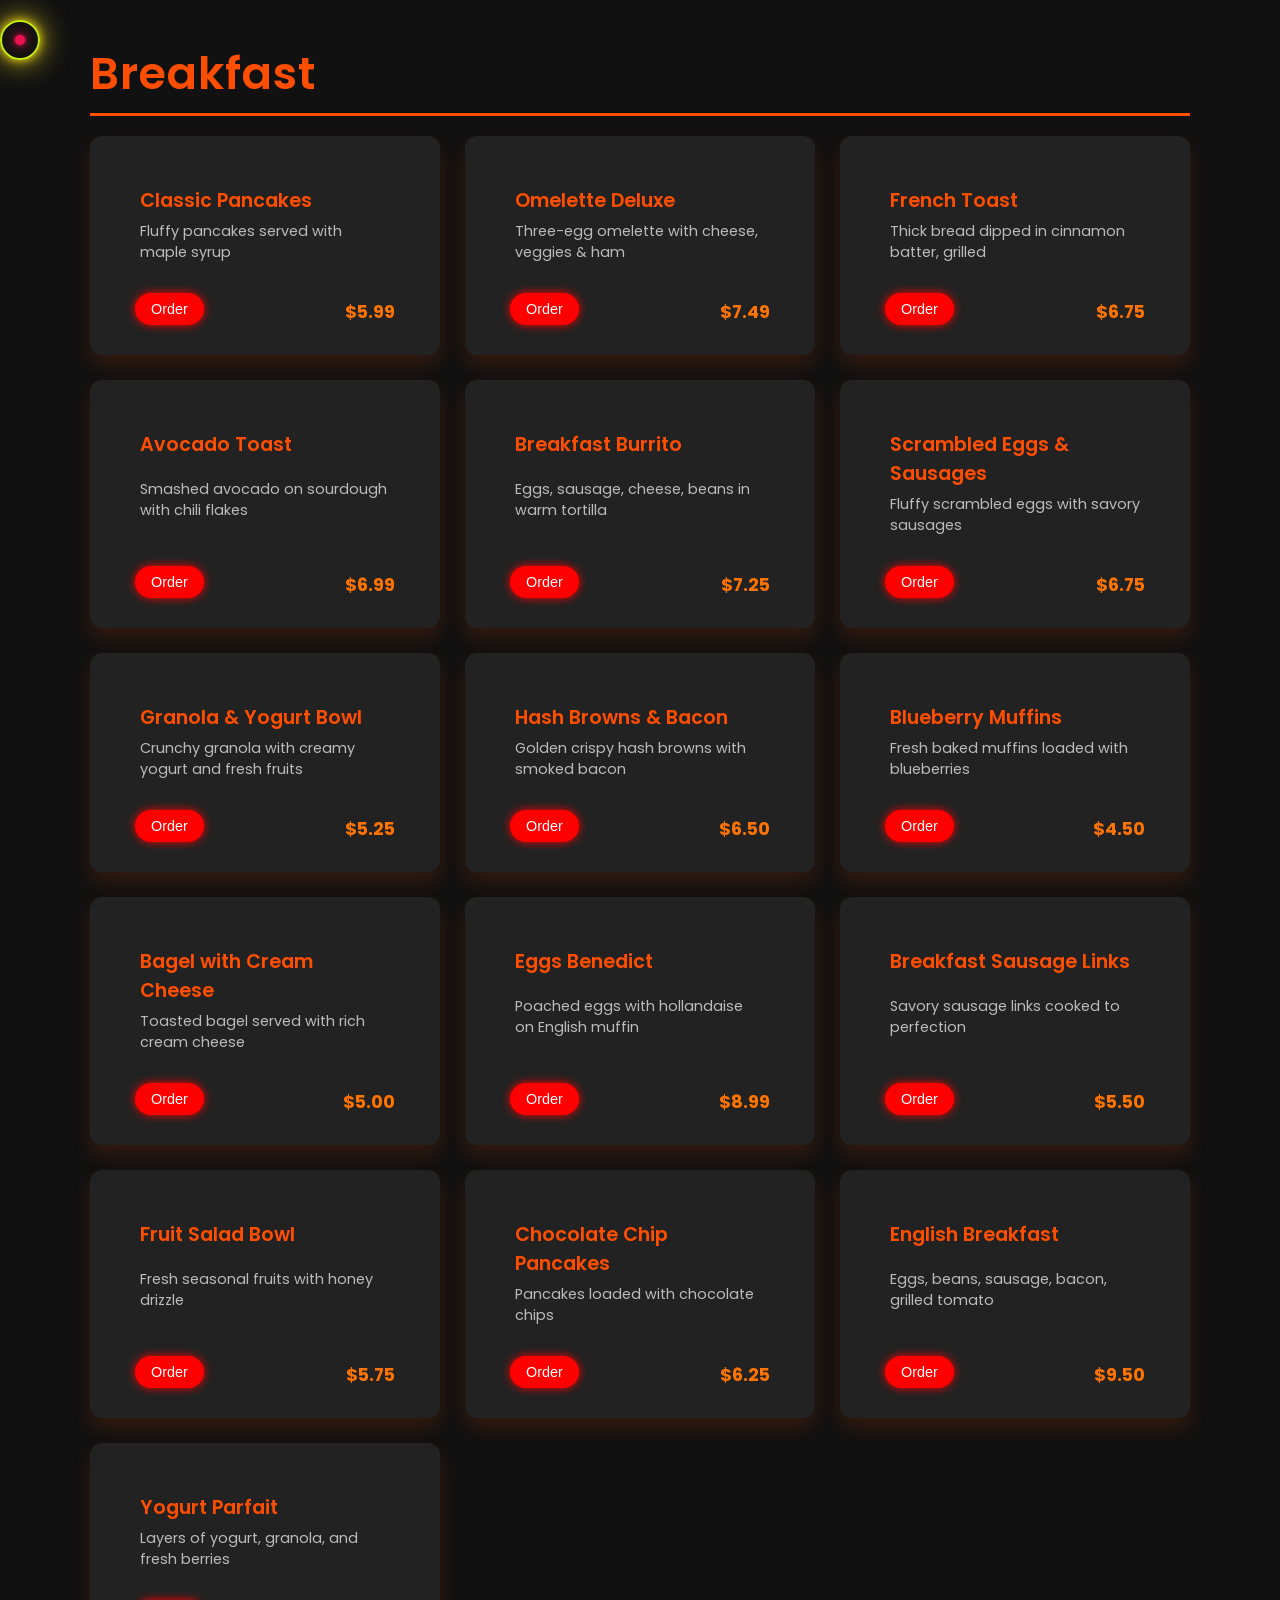
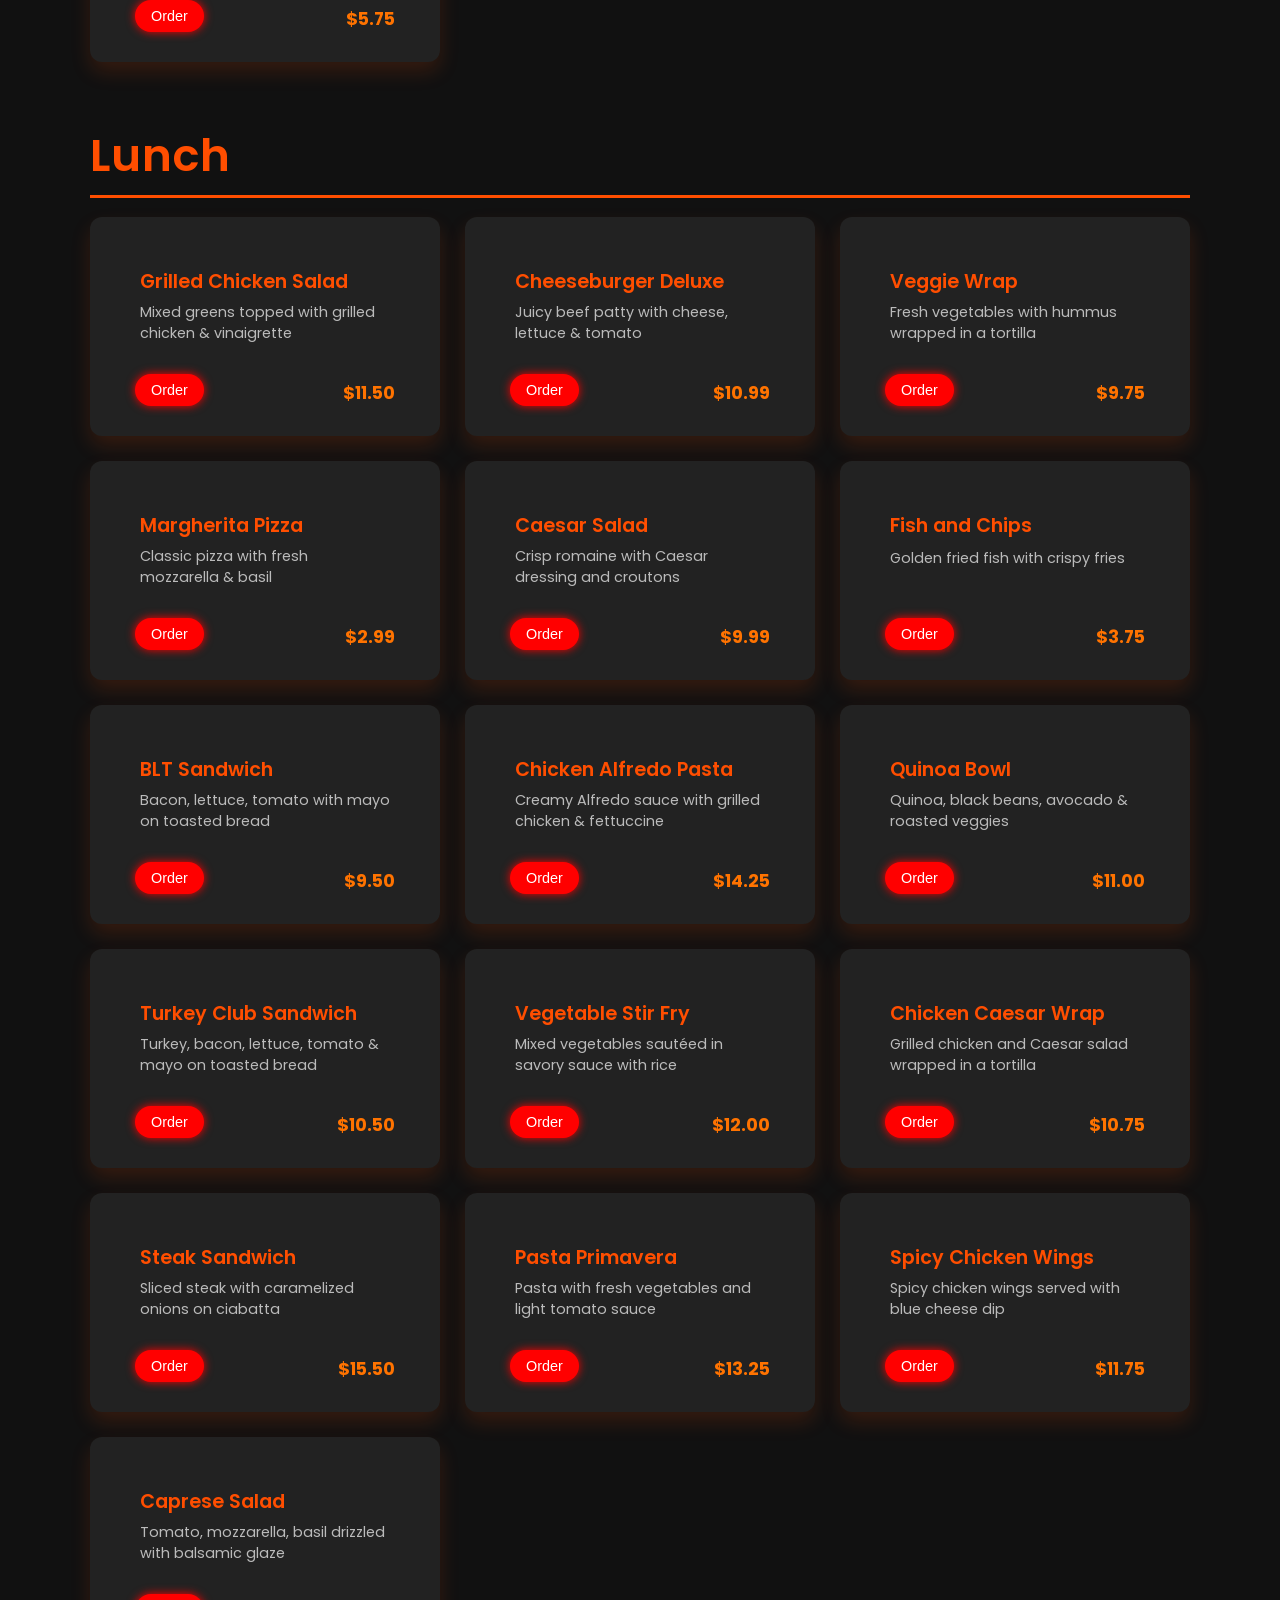
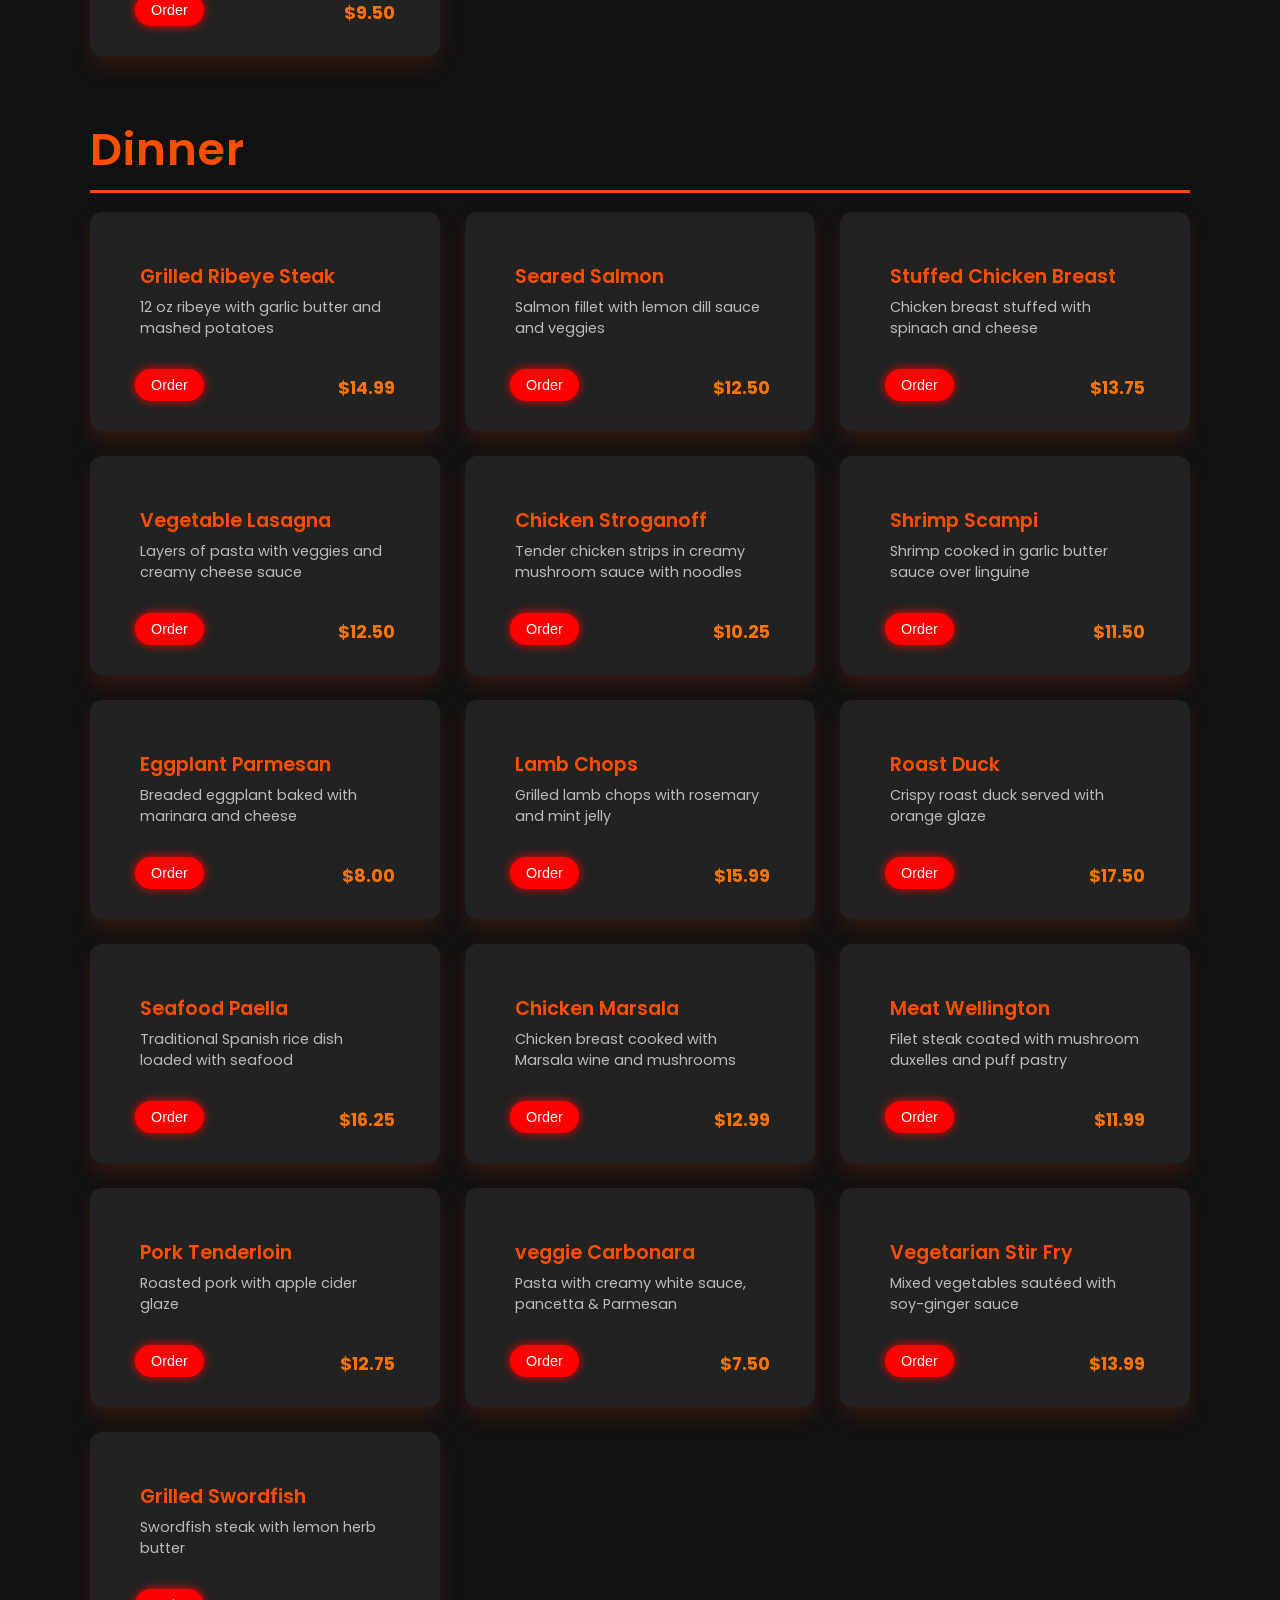
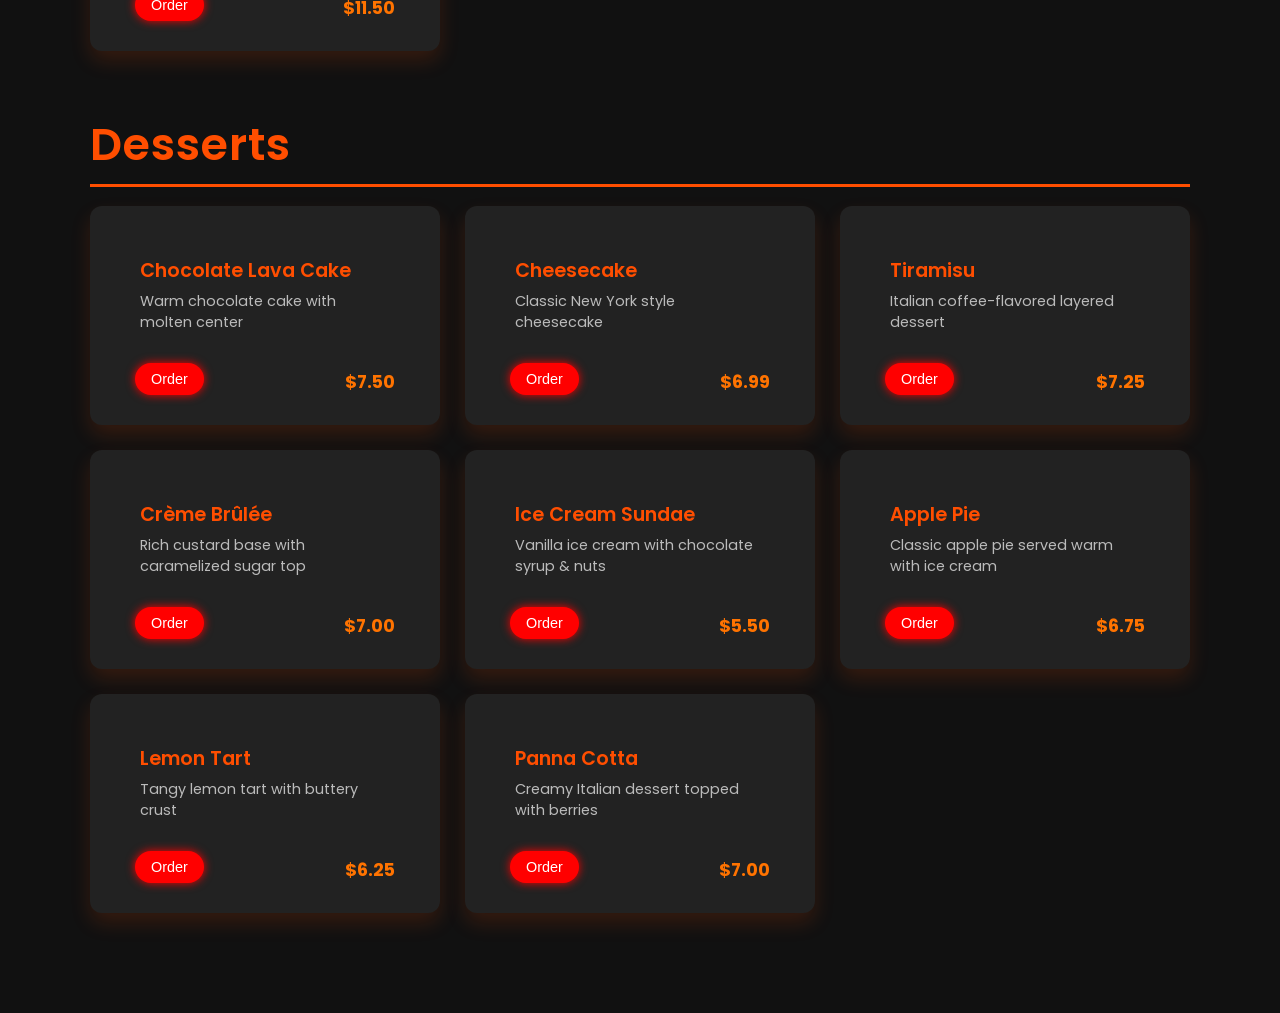
<file: fullmenu.html>
<!DOCTYPE html>
<html lang="en">
<head>
  <meta charset="UTF-8" />
  <meta name="viewport" content="width=device-width, initial-scale=1" />
  <title>Full Menu - Stylish Design</title>
  <link href="https://fonts.googleapis.com/css2?family=Poppins:wght@300;600&display=swap" rel="stylesheet" />
  <style>
/* General reset and font */
* {
  box-sizing: border-box;
  margin: 0; padding: 0;
}
body {
  background-color: #111;
  font-family: 'Poppins', sans-serif;
  color: #eee;
  min-height: 100vh;
  padding: 40px 20px;
  user-select: none;
  overflow-x: hidden;
}

/* Cursor Styles */
.cursor-outer,
.cursor-inner {
  position: fixed;
  pointer-events: none;
  border-radius: 50%;
  transform: translate(-50%, -50%);
  transition: all 0.08s ease-out;
  z-index: 9999;
  mix-blend-mode: difference;
}

.cursor-outer {
  width: 40px;
  height: 40px;
  border: 2px solid #ddff00;
  box-shadow: 0 0 10px #ffe600, 0 0 30px #ffe600;
}

.cursor-inner {
  width: 10px;
  height: 10px;
  background-color: #ff0062;
  box-shadow: 0 0 5px #ff0062, 0 0 15px #ff0062;
}

a:hover ~ .cursor-inner,
a:hover ~ .cursor-outer,
button:hover ~ .cursor-inner,
button:hover ~ .cursor-outer {
  background-color: #ff4e00;
  border-color: #ff4e00;
  transform: scale(1.5);
}

/* Container */
.container {
  max-width: 1100px;
  margin: auto;
}

/* Section Titles */
h2.section-title {
  font-weight: 600;
  font-size: 2.8rem;
  margin-bottom: 1.2rem;
  border-bottom: 3px solid #ff4e00;
  padding-bottom: 0.4rem;
  letter-spacing: 1px;
  color: #ff4e00;
  user-select: none;
}

/* Menu grid */
.menu-grid {
  display: grid;
  grid-template-columns: repeat(auto-fit, minmax(280px, 1fr));
  gap: 25px;
  margin-bottom: 60px;
}

/* Single menu card */
.menu-card {
  background: #222;
  border-radius: 12px;
  padding: 50px;
  box-shadow: 0 10px 20px rgba(255,78,0,0.15);
  transition: transform 0.3s ease, box-shadow 0.3s ease;
  cursor: default;
  user-select: none;

  /* Flex and positioning for bottom row */
  display: flex;
  flex-direction: column;
  justify-content: space-between;
  height: 100%;
  position: relative;
  padding-bottom: 60px;
}
.menu-card:hover {
  transform: translateY(-10px);
  box-shadow: 0 20px 40px rgba(255,78,0,0.3);
}

/* Menu item name */
.menu-name {
  font-size: 1.2rem;
  font-weight: 600;
  color: #ff4e00;
  margin-bottom: 6px;
}

/* Description (optional) */
.menu-desc {
  font-size: 0.9rem;
  color: #bbb;
  margin-bottom: 12px;
  min-height: 38px; /* keep card height consistent */
}

/* Price style */
.menu-price {
  font-weight: 700;
  font-size: 1.1rem;
  color: #ff7300;
  text-align: right;
  user-select: text;

  /* Position price bottom right */
  position: absolute;
  bottom: 30px;
  right: 45px;
}

/* Order button */
.menu-card .order-btn {
  background: #ff0000;
  color: #ffffff;
  padding: 8px 16px;
  border: none;
  border-radius: 20px;
  font-size: 0.9rem;
  cursor: pointer;
  box-shadow: 0 0 10px #ff0000;
  transition: background 0.3s;

  /* Position order button bottom left */
  position: absolute;
  bottom: 30px;
  left: 45px;
}
.menu-card .order-btn:hover {
  background: #cc0000;
  box-shadow: 0 0 20px #ff00ff;
  transform: scale(1.1); 
}

/* Responsive tweaks */
@media (max-width: 600px) {
  h2.section-title {
    font-size: 2rem;
  }
  .menu-card {
    padding: 15px;
  }
  .menu-name {
    font-size: 1rem;
  }
  .menu-price {
    font-size: 1rem;
  }
  .btn-order {
    font-size: 1.2rem;
    padding: 14px 35px;
  }
  
}
.menu-card::after {
  content: '';
  display: block;
  height: 20px;
}

@media (max-width: 600px) {
  body {
    padding: 20px 10px;
  }

  h2.section-title {
    font-size: 1.8rem;
    margin-bottom: 1rem;
  }

  .menu-grid {
    gap: 15px;
  }

  .menu-card {
    padding: 20px;
    border-radius: 10px;
  }

  .menu-name {
    font-size: 1rem;
    margin-bottom: 4px;
  }

  .menu-desc {
    font-size: 0.85rem;
    margin-bottom: 10px;
    min-height: auto;
  }

  .menu-price {
    font-size: 0.9rem;
    bottom: 20px;
    right: 20px;
  }

  .menu-card .order-btn {
    font-size: 0.85rem;
    padding: 6px 12px;
    bottom: 20px;
    left: 20px;
    
  }
}
@media (max-width: 768px) {
  .cursor-outer,
  .cursor-inner {
    display: none !important;
  }
  .item-card img {
  width: 100%;
  height: 180px;
  object-fit: cover;
  border-radius: 10px;
}

}

</style>

</head>
<body>

  <!-- Cursor Elements -->
  <div class="cursor-outer"></div>
  <div class="cursor-inner"></div>

  <div class="container">

    <h2 class="section-title">Breakfast</h2>
    <div class="menu-grid">
      <div class="menu-card">
        <div class="menu-name">Classic Pancakes</div>
        <div class="menu-desc">Fluffy pancakes served with maple syrup</div>
        <div class="menu-price">$5.99</div>
        <button class="order-btn" onclick="window.location.href='order.html'">Order</button>
      </div>
      <div class="menu-card">
        <div class="menu-name">Omelette Deluxe</div>
        <div class="menu-desc">Three-egg omelette with cheese, veggies & ham</div>
        <div class="menu-price">$7.49</div>
        <button class="order-btn" onclick="window.location.href='order.html'">Order</button>
      </div>
      <div class="menu-card">
        <div class="menu-name">French Toast</div>
        <div class="menu-desc">Thick bread dipped in cinnamon batter, grilled</div>
        <div class="menu-price">$6.75</div>
        <button class="order-btn" onclick="window.location.href='order.html'">Order</button>
      </div>
      <div class="menu-card">
        <div class="menu-name">Avocado Toast</div>
        <div class="menu-desc">Smashed avocado on sourdough with chili flakes</div>
        <div class="menu-price">$6.99</div>
        <button class="order-btn" onclick="window.location.href='order.html'">Order</button>
      </div>
      <div class="menu-card">
        <div class="menu-name">Breakfast Burrito</div>
        <div class="menu-desc">Eggs, sausage, cheese, beans in warm tortilla</div>
        <div class="menu-price">$7.25</div>
        <button class="order-btn" onclick="window.location.href='order.html'">Order</button>
      </div>
      <div class="menu-card">
        <div class="menu-name">Scrambled Eggs & Sausages</div>
        <div class="menu-desc">Fluffy scrambled eggs with savory sausages</div>
        <div class="menu-price">$6.75</div>
        <button class="order-btn" onclick="window.location.href='order.html'">Order</button>
      </div>
      <div class="menu-card">
        <div class="menu-name">Granola & Yogurt Bowl</div>
        <div class="menu-desc">Crunchy granola with creamy yogurt and fresh fruits</div>
        <div class="menu-price">$5.25</div>
        <button class="order-btn" onclick="window.location.href='order.html'">Order</button>
      </div>
      <div class="menu-card">
        <div class="menu-name">Hash Browns & Bacon</div>
        <div class="menu-desc">Golden crispy hash browns with smoked bacon</div>
        <div class="menu-price">$6.50</div>
        <button class="order-btn" onclick="window.location.href='order.html'">Order</button>
      </div>
      <div class="menu-card">
        <div class="menu-name">Blueberry Muffins</div>
        <div class="menu-desc">Fresh baked muffins loaded with blueberries</div>
        <div class="menu-price">$4.50</div>
        <button class="order-btn" onclick="window.location.href='order.html'">Order</button>
      </div>
      <div class="menu-card">
        <div class="menu-name">Bagel with Cream Cheese</div>
        <div class="menu-desc">Toasted bagel served with rich cream cheese</div>
        <div class="menu-price">$5.00</div>
        <button class="order-btn" onclick="window.location.href='order.html'">Order</button>
      </div>
      <div class="menu-card">
        <div class="menu-name">Eggs Benedict</div>
        <div class="menu-desc">Poached eggs with hollandaise on English muffin</div>
        <div class="menu-price">$8.99</div>
        <button class="order-btn" onclick="window.location.href='order.html'">Order</button>
      </div>
      <div class="menu-card">
        <div class="menu-name">Breakfast Sausage Links</div>
        <div class="menu-desc">Savory sausage links cooked to perfection</div>
        <div class="menu-price">$5.50</div>
        <button class="order-btn" onclick="window.location.href='order.html'">Order</button>
      </div>
      <div class="menu-card">
        <div class="menu-name">Fruit Salad Bowl</div>
        <div class="menu-desc">Fresh seasonal fruits with honey drizzle</div>
        <div class="menu-price">$5.75</div>
        <button class="order-btn" onclick="window.location.href='order.html'">Order</button>
      </div>
      <div class="menu-card">
        <div class="menu-name">Chocolate Chip Pancakes</div>
        <div class="menu-desc">Pancakes loaded with chocolate chips</div>
        <div class="menu-price">$6.25</div>
        <button class="order-btn" onclick="window.location.href='order.html'">Order</button>
      </div>
      <div class="menu-card">
        <div class="menu-name">English Breakfast</div>
        <div class="menu-desc">Eggs, beans, sausage, bacon, grilled tomato</div>
        <div class="menu-price">$9.50</div>
        <button class="order-btn" onclick="window.location.href='order.html'">Order</button>
      </div>
      <div class="menu-card">
        <div class="menu-name">Yogurt Parfait</div>
        <div class="menu-desc">Layers of yogurt, granola, and fresh berries</div>
        <div class="menu-price">$5.75</div>
        <button class="order-btn" onclick="window.location.href='order.html'">Order</button>
      </div>
    </div>

    <h2 class="section-title">Lunch</h2>
    <div class="menu-grid">
      <div class="menu-card">
        <div class="menu-name">Grilled Chicken Salad</div>
        <div class="menu-desc">Mixed greens topped with grilled chicken & vinaigrette</div>
        <div class="menu-price">$11.50</div>
        <button class="order-btn" onclick="window.location.href='order.html'">Order</button>
      </div>
      <div class="menu-card">
        <div class="menu-name">Cheeseburger Deluxe</div>
        <div class="menu-desc">Juicy beef patty with cheese, lettuce & tomato</div>
        <div class="menu-price">$10.99</div>
        <button class="order-btn" onclick="window.location.href='order.html'">Order</button>
      </div>
      <div class="menu-card">
        <div class="menu-name">Veggie Wrap</div>
        <div class="menu-desc">Fresh vegetables with hummus wrapped in a tortilla</div>
        <div class="menu-price">$9.75</div>
        <button class="order-btn" onclick="window.location.href='order.html'">Order</button>
      </div>
      <div class="menu-card">
        <div class="menu-name">Margherita Pizza</div>
        <div class="menu-desc">Classic pizza with fresh mozzarella & basil</div>
        <div class="menu-price">$2.99</div>
        <button class="order-btn" onclick="window.location.href='order.html'">Order</button>
      </div>
      <div class="menu-card">
        <div class="menu-name">Caesar Salad</div>
        <div class="menu-desc">Crisp romaine with Caesar dressing and croutons</div>
        <div class="menu-price">$9.99</div>
        <button class="order-btn" onclick="window.location.href='order.html'">Order</button>
      </div>
      <div class="menu-card">
        <div class="menu-name">Fish and Chips</div>
        <div class="menu-desc">Golden fried fish with crispy fries</div>
        <div class="menu-price">$3.75</div>
        <button class="order-btn" onclick="window.location.href='order.html'">Order</button>
      </div>
      <div class="menu-card">
        <div class="menu-name">BLT Sandwich</div>
        <div class="menu-desc">Bacon, lettuce, tomato with mayo on toasted bread</div>
        <div class="menu-price">$9.50</div>
        <button class="order-btn" onclick="window.location.href='order.html'">Order</button>
      </div>
      <div class="menu-card">
        <div class="menu-name">Chicken Alfredo Pasta</div>
        <div class="menu-desc">Creamy Alfredo sauce with grilled chicken & fettuccine</div>
        <div class="menu-price">$14.25</div>
        <button class="order-btn" onclick="window.location.href='order.html'">Order</button>
      </div>
      <div class="menu-card">
        <div class="menu-name">Quinoa Bowl</div>
        <div class="menu-desc">Quinoa, black beans, avocado & roasted veggies</div>
        <div class="menu-price">$11.00</div>
        <button class="order-btn" onclick="window.location.href='order.html'">Order</button>
      </div>
      <div class="menu-card">
        <div class="menu-name">Turkey Club Sandwich</div>
        <div class="menu-desc">Turkey, bacon, lettuce, tomato & mayo on toasted bread</div>
        <div class="menu-price">$10.50</div>
        <button class="order-btn" onclick="window.location.href='order.html'">Order</button>
      </div>
      <div class="menu-card">
        <div class="menu-name">Vegetable Stir Fry</div>
        <div class="menu-desc">Mixed vegetables sautéed in savory sauce with rice</div>
        <div class="menu-price">$12.00</div>
        <button class="order-btn" onclick="window.location.href='order.html'">Order</button>
      </div>
      <div class="menu-card">
        <div class="menu-name">Chicken Caesar Wrap</div>
        <div class="menu-desc">Grilled chicken and Caesar salad wrapped in a tortilla</div>
        <div class="menu-price">$10.75</div>
        <button class="order-btn" onclick="window.location.href='order.html'">Order</button>
      </div>
      <div class="menu-card">
        <div class="menu-name">Steak Sandwich</div>
        <div class="menu-desc">Sliced steak with caramelized onions on ciabatta</div>
        <div class="menu-price">$15.50</div>
        <button class="order-btn" onclick="window.location.href='order.html'">Order</button>
      </div>
      <div class="menu-card">
        <div class="menu-name">Pasta Primavera</div>
        <div class="menu-desc">Pasta with fresh vegetables and light tomato sauce</div>
        <div class="menu-price">$13.25</div>
        <button class="order-btn" onclick="window.location.href='order.html'">Order</button>
      </div>
      <div class="menu-card">
        <div class="menu-name">Spicy Chicken Wings</div>
        <div class="menu-desc">Spicy chicken wings served with blue cheese dip</div>
        <div class="menu-price">$11.75</div>
        <button class="order-btn" onclick="window.location.href='order.html'">Order</button>
      </div>
      <div class="menu-card">
        <div class="menu-name">Caprese Salad</div>
        <div class="menu-desc">Tomato, mozzarella, basil drizzled with balsamic glaze</div>
        <div class="menu-price">$9.50</div>
        <button class="order-btn" onclick="window.location.href='order.html'">Order</button>
      </div>
    </div>

    <h2 class="section-title">Dinner</h2>
    <div class="menu-grid">
      <div class="menu-card">
        <div class="menu-name">Grilled Ribeye Steak</div>
        <div class="menu-desc">12 oz ribeye with garlic butter and mashed potatoes</div>
        <div class="menu-price">$14.99</div>
        <button class="order-btn" onclick="window.location.href='order.html'">Order</button>
      </div>
      <div class="menu-card">
        <div class="menu-name">Seared Salmon</div>
        <div class="menu-desc">Salmon fillet with lemon dill sauce and veggies</div>
        <div class="menu-price">$12.50</div>
        <button class="order-btn" onclick="window.location.href='order.html'">Order</button>
      </div>
      <div class="menu-card">
        <div class="menu-name">Stuffed Chicken Breast</div>
        <div class="menu-desc">Chicken breast stuffed with spinach and cheese</div>
        <div class="menu-price">$13.75</div>
        <button class="order-btn" onclick="window.location.href='order.html'">Order</button>
      </div>
      <div class="menu-card">
        <div class="menu-name">Vegetable Lasagna</div>
        <div class="menu-desc">Layers of pasta with veggies and creamy cheese sauce</div>
        <div class="menu-price">$12.50</div>
        <button class="order-btn" onclick="window.location.href='order.html'">Order</button>
      </div>
      <div class="menu-card">
        <div class="menu-name">Chicken Stroganoff</div>
        <div class="menu-desc">Tender chicken strips in creamy mushroom sauce with noodles</div>
        <div class="menu-price">$10.25</div>
        <button class="order-btn" onclick="window.location.href='order.html'">Order</button>
      </div>
      <div class="menu-card">
        <div class="menu-name">Shrimp Scampi</div>
        <div class="menu-desc">Shrimp cooked in garlic butter sauce over linguine</div>
        <div class="menu-price">$11.50</div>
        <button class="order-btn" onclick="window.location.href='order.html'">Order</button>
      </div>
      <div class="menu-card">
        <div class="menu-name">Eggplant Parmesan</div>
        <div class="menu-desc">Breaded eggplant baked with marinara and cheese</div>
        <div class="menu-price">$8.00</div>
        <button class="order-btn" onclick="window.location.href='order.html'">Order</button>
      </div>
      <div class="menu-card">
        <div class="menu-name">Lamb Chops</div>
        <div class="menu-desc">Grilled lamb chops with rosemary and mint jelly</div>
        <div class="menu-price">$15.99</div>
        <button class="order-btn" onclick="window.location.href='order.html'">Order</button>
      </div>
      <div class="menu-card">
        <div class="menu-name">Roast Duck</div>
        <div class="menu-desc">Crispy roast duck served with orange glaze</div>
        <div class="menu-price">$17.50</div>
        <button class="order-btn" onclick="window.location.href='order.html'">Order</button>
      </div>
      <div class="menu-card">
        <div class="menu-name">Seafood Paella</div>
        <div class="menu-desc">Traditional Spanish rice dish loaded with seafood</div>
        <div class="menu-price">$16.25</div>
        <button class="order-btn" onclick="window.location.href='order.html'">Order</button>
      </div>
      <div class="menu-card">
        <div class="menu-name">Chicken Marsala</div>
        <div class="menu-desc">Chicken breast cooked with Marsala wine and mushrooms</div>
        <div class="menu-price">$12.99</div>
        <button class="order-btn" onclick="window.location.href='order.html'">Order</button>
      </div>
      <div class="menu-card">
        <div class="menu-name">Meat Wellington</div>
        <div class="menu-desc">Filet steak coated with mushroom duxelles and puff pastry</div>
        <div class="menu-price">$11.99</div>
        <button class="order-btn" onclick="window.location.href='order.html'">Order</button>
      </div>
      <div class="menu-card">
        <div class="menu-name">Pork Tenderloin</div>
        <div class="menu-desc">Roasted pork with apple cider glaze</div>
        <div class="menu-price">$12.75</div>
        <button class="order-btn" onclick="window.location.href='order.html'">Order</button>
      </div>
      <div class="menu-card">
        <div class="menu-name">veggie Carbonara</div>
        <div class="menu-desc">Pasta with creamy white sauce, pancetta & Parmesan</div>
        <div class="menu-price">$7.50</div>
        <button class="order-btn" onclick="window.location.href='order.html'">Order</button>
      </div>
      <div class="menu-card">
        <div class="menu-name">Vegetarian Stir Fry</div>
        <div class="menu-desc">Mixed vegetables sautéed with soy-ginger sauce</div>
        <div class="menu-price">$13.99</div>
        <button class="order-btn" onclick="window.location.href='order.html'">Order</button>
      </div>
      <div class="menu-card">
        <div class="menu-name">Grilled Swordfish</div>
        <div class="menu-desc">Swordfish steak with lemon herb butter</div>
        <div class="menu-price">$11.50</div>
        <button class="order-btn" onclick="window.location.href='order.html'">Order</button>
      </div>
    </div>

    <h2 class="section-title">Desserts</h2>
    <div class="menu-grid">
      <div class="menu-card">
        <div class="menu-name">Chocolate Lava Cake</div>
        <div class="menu-desc">Warm chocolate cake with molten center</div>
        <div class="menu-price">$7.50</div>
        <button class="order-btn" onclick="window.location.href='order.html'">Order</button>
      </div>
      <div class="menu-card">
        <div class="menu-name">Cheesecake</div>
        <div class="menu-desc">Classic New York style cheesecake</div>
        <div class="menu-price">$6.99</div>
        <button class="order-btn" onclick="window.location.href='order.html'">Order</button>
      </div>
      <div class="menu-card">
        <div class="menu-name">Tiramisu</div>
        <div class="menu-desc">Italian coffee-flavored layered dessert</div>
        <div class="menu-price">$7.25</div>
        <button class="order-btn" onclick="window.location.href='order.html'">Order</button>
      </div>
      <div class="menu-card">
        <div class="menu-name">Crème Brûlée</div>
        <div class="menu-desc">Rich custard base with caramelized sugar top</div>
        <div class="menu-price">$7.00</div>
        <button class="order-btn" onclick="window.location.href='order.html'">Order</button>
      </div>
      <div class="menu-card">
        <div class="menu-name">Ice Cream Sundae</div>
        <div class="menu-desc">Vanilla ice cream with chocolate syrup & nuts</div>
        <div class="menu-price">$5.50</div>
        <button class="order-btn" onclick="window.location.href='order.html'">Order</button>
      </div>
      <div class="menu-card">
        <div class="menu-name">Apple Pie</div>
        <div class="menu-desc">Classic apple pie served warm with ice cream</div>
        <div class="menu-price">$6.75</div>
        <button class="order-btn" onclick="window.location.href='order.html'">Order</button>
      </div>
      <div class="menu-card">
        <div class="menu-name">Lemon Tart</div>
        <div class="menu-desc">Tangy lemon tart with buttery crust</div>
        <div class="menu-price">$6.25</div>
        <button class="order-btn" onclick="window.location.href='order.html'">Order</button>
      </div>
      <div class="menu-card">
        <div class="menu-name">Panna Cotta</div>
        <div class="menu-desc">Creamy Italian dessert topped with berries</div>
        <div class="menu-price">$7.00</div>
        <button class="order-btn" onclick="window.location.href='order.html'">Order</button>
      </div>
    </div>
  </div>
 <script>
  const cursorOuter = document.querySelector('.cursor-outer');
  const cursorInner = document.querySelector('.cursor-inner');

  document.addEventListener('mousemove', e => {
    cursorOuter.style.left = e.clientX + 'px';
    cursorOuter.style.top = e.clientY + 'px';
    cursorInner.style.left = e.clientX + 'px';
    cursorInner.style.top = e.clientY + 'px';
  });
</script>

</body>
</html>
</file>
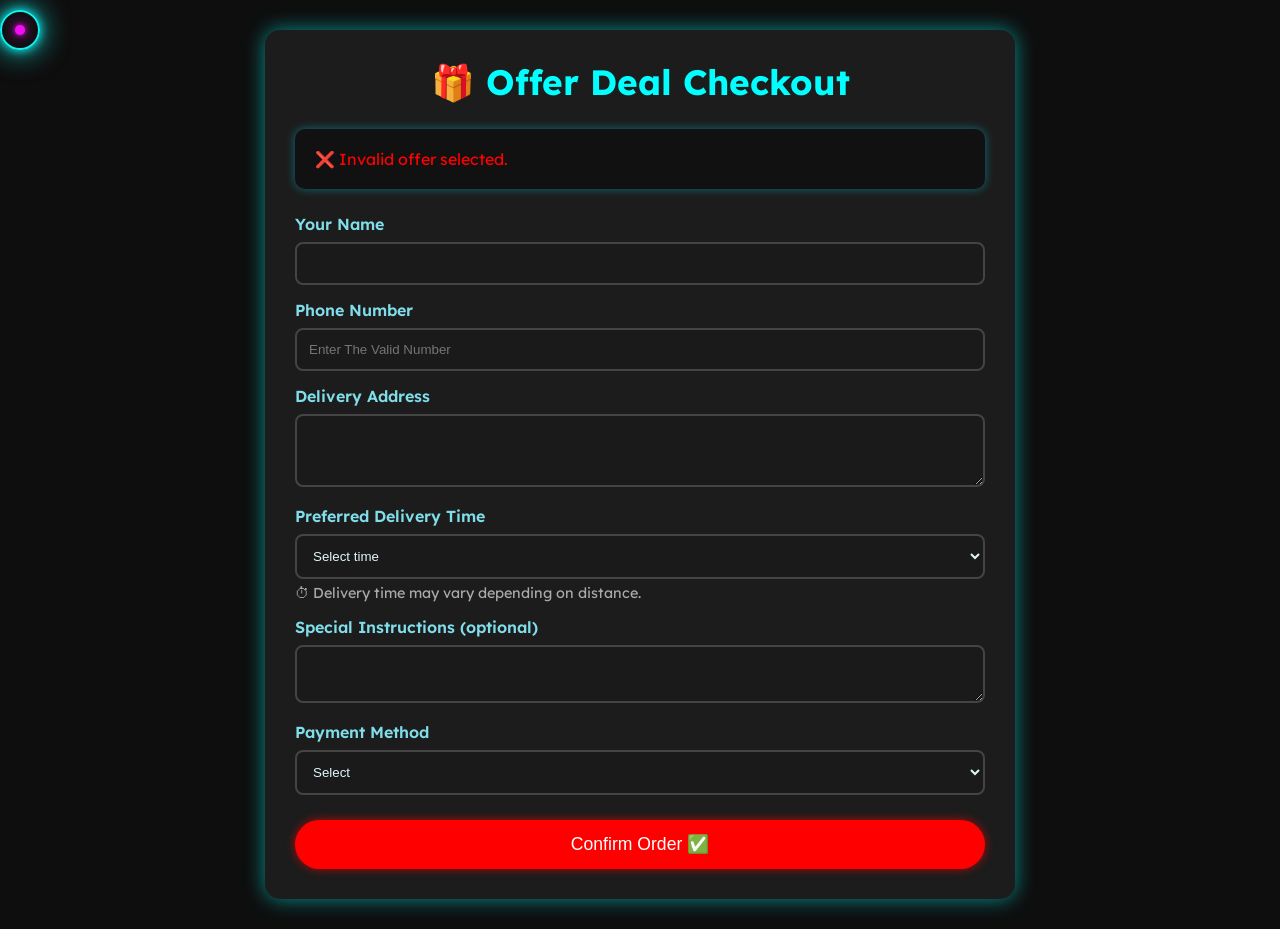
<file: offer-order.html>
<!DOCTYPE html>
<html lang="en">
<head>
  <meta charset="UTF-8" />
  <meta name="viewport" content="width=device-width, initial-scale=1.0"/>
  <title>Offer Order - Foodage</title>
  <link href="https://fonts.googleapis.com/css2?family=Lexend&display=swap" rel="stylesheet" />
  <link rel="stylesheet" href="style.css" />
  <style>
    body {
      background: #0e0e0e;
      color: white;
      font-family: 'Lexend', sans-serif;
      padding: 30px 20px;
    }

    .order-container {
      max-width: 750px;
      margin: auto;
      background: #1c1c1c;
      padding: 30px;
      border-radius: 15px;
      box-shadow: 0 0 20px #00ffff88;
    }

    h2 {
      text-align: center;
      font-size: 2.2rem;
      color: #00ffff;
      margin-bottom: 25px;
    }

    .order-summary {
      background: #111;
      padding: 20px;
      border-radius: 10px;
      margin-bottom: 25px;
      box-shadow: 0 0 10px #00e5ff66;
    }

    .order-summary h3 {
      margin-bottom: 10px;
      color: #ffeb3b;
    }

    .order-summary ul {
      padding-left: 18px;
      margin-bottom: 10px;
    }

    .order-summary li {
      line-height: 1.6;
      color: #eee;
    }

    .order-summary .total {
      margin-top: 10px;
      font-weight: bold;
      color: #e9df1e;
    }

    form label {
      display: block;
      margin-top: 15px;
      color: #80deea;
      font-weight: 600;
    }

    input, select, textarea {
      width: 100%;
      padding: 12px;
      border-radius: 8px;
      background: #1a1a1a;
      border: 2px solid #444;
      color: #e0f7fa;
      margin-top: 8px;
    }

    textarea {
      resize: vertical;
    }

    .submit-btn {
      margin-top: 25px;
      width: 100%;
      background: #ff0000;
      color: white;
      padding: 14px;
      font-size: 1.1rem;
      border: none;
      border-radius: 30px;
      cursor: pointer;
      box-shadow: 0 0 10px #ff0000aa;
      transition: 0.3s;
    }

    .submit-btn:hover {
      background: #cc0000;
      box-shadow: 0 0 20px #ff00ff;
    }
    
    /* Cursor Styles */
.cursor-outer,
.cursor-inner {
  position: fixed;
  pointer-events: none;
  border-radius: 50%;
  transform: translate(-50%, -50%);
  transition: all 0.08s ease-out;
  z-index: 9999;
  mix-blend-mode: difference;
}

.cursor-outer {
  width: 40px;
  height: 40px;
  border: 2px solid #00ffff;
  box-shadow: 0 0 10px #00ffff, 0 0 30px #00ffff;
}

.cursor-inner {
  width: 10px;
  height: 10px;
  background-color: #ff00ff;
  box-shadow: 0 0 5px #ff00ff, 0 0 15px #ff00ff;
}

    @media (max-width: 768px) {
      .cursor-outer,
      .cursor-inner {
        display: none !important;
      }
    }
    @media (max-width: 600px) {
      h2 { font-size: 1.7rem; }
    }

    .input-error {
  border-color: #ff5555 !important;
  background: #3f1a1a !important;
}

.error-text {
  color: #ff5555;
  font-size: 0.85rem;
  margin-top: 5px;
}
  </style>
</head>
<body>
  <div class="cursor-outer"></div>
  <div class="cursor-inner"></div>
  <div class="order-container">
    <h2>🎁 Offer Deal Checkout</h2>

    <div class="order-summary" id="summary">
      <h3>Selected Offer:</h3>
      <ul id="item-list"></ul>

      <label for="quantity">Quantity</label>
      <input type="number" id="quantity" min="1" value="1" onchange="updateTotal()" />

      <div class="total">Total: $<span id="total-amount">0.00</span></div>
    </div>

    <form>
      <label for="name">Your Name</label>
      <input type="text" id="name" required>

      <label for="phone">Phone Number</label>
      <input type="tel" id="phone" placeholder="Enter The Valid Number" required maxlength="10" oninput="this.value = this.value.replace(/[^0-9]/g, '').slice(0, 10);">
      <label for="address">Delivery Address</label>
      <textarea id="address" rows="3" required></textarea>

      <label for="delivery-time">Preferred Delivery Time</label>
      <select id="delivery-time" required>
        <option value="">Select time</option>
        <option>30 min</option>
        <option>1 hr</option>
        <option>2 hr</option>
        <option>3 hr</option>
      </select>
      <p style="font-size: 0.9rem; color: #aaa; margin-top: 5px;">
        ⏱ Delivery time may vary depending on distance.
      </p>

      <label for="instructions">Special Instructions (optional)</label>
      <textarea id="instructions" rows="2"></textarea>

      <label for="payment">Payment Method</label>
      <select id="payment" required>
        <option value="">Select</option>
        <option>Cash on Delivery</option>
        <option>UPI</option>
        <option>Credit/Debit Card</option>
      </select>
      <button class="submit-btn" onclick="submitOrder(event)">Confirm Order ✅</button>
    </form>
  </div>

  <script>
    const deals = {
      grilled: {
        name: "Grilled Goodness Deal",
        items: [
          { name: "Asian Grilled Chicken", price: 5.99 },
          { name: "Vegan Bean Enchiladas", price: 4.99 }
        ],
        dealPrice: 8.99
      },
      paneer: {
        name: "Paneer Tikka Feast",
        items: [
          { name: "Paneer Tikka", price: 5.49 },
          { name: "Paneer Tikka", price: 5.49 },
          { name: "Blueberry Pancakes", price: 4.79 }
        ],
        dealPrice: 10.98
      },
      family: {
        name: "Family Meal Fiesta",
        items: [
          { name: "Street Tacos", price: 5.29 },
          { name: "Spaghetti Carbonara", price: 6.49 },
          { name: "Classic Prawn Burger", price: 5.99 }
        ],
        dealPrice: 14.99
      }
    };

    let selectedDeal;
    const itemList = document.getElementById("item-list");
    const totalEl = document.getElementById("total-amount");

    function getDealFromURL() {
      const params = new URLSearchParams(window.location.search);
      return params.get("deal");
    }

    function loadDeal() {
      const dealKey = getDealFromURL();
      selectedDeal = deals[dealKey];

      if (!selectedDeal) {
        document.getElementById("summary").innerHTML = `<p style="color:red;">❌ Invalid offer selected.</p>`;
        return;
      }

      document.querySelector("h3").textContent = selectedDeal.name;
      itemList.innerHTML = "";
      selectedDeal.items.forEach(item => {
        const li = document.createElement("li");
        li.textContent = `${item.name} - $${item.price.toFixed(2)}`;
        itemList.appendChild(li);
      });

      updateTotal();
    }

    function updateTotal() {
      const quantity = parseInt(document.getElementById("quantity").value);
      const total = selectedDeal.dealPrice * quantity;
      totalEl.textContent = total.toFixed(2);
    }
    
    function submitOrder(e) {
  e.preventDefault();

  const name = document.getElementById("name").value.trim();
  const phone = document.getElementById("phone").value.trim();
  const address = document.getElementById("address").value.trim();
  const deliveryTime = document.getElementById("delivery-time").value;
  const payment = document.getElementById("payment").value;

  // Check required fields
  if (!name || !phone || !address || !deliveryTime || !payment) {
    alert("❗ All fields are required except 'Special Instructions'.");
    return;
  }

  // Validate mobile number (exactly 10 digits)
  const phonePattern = /^[0-9]{10}$/;
  if (!phonePattern.test(phone)) {
    alert("❗ Please enter a valid 10-digit phone number.");
    return;
  }

  // All validations passed
  alert("🎉 Thank you! Your combo order has been placed successfully!");
  window.location.href = "index.html";
}


    loadDeal();
    const cursorOuter = document.querySelector('.cursor-outer'); 
    const cursorInner = document.querySelector('.cursor-inner');

    // Only run cursor movement code on desktop (screen width > 768px)
    if (window.innerWidth > 768) {
      document.addEventListener('mousemove', e => {
        cursorOuter.style.left = e.clientX + 'px';
        cursorOuter.style.top = e.clientY + 'px';
        cursorInner.style.left = e.clientX + 'px';
        cursorInner.style.top = e.clientY + 'px';
      });
    }

  </script>
</body>
</html>
</file>
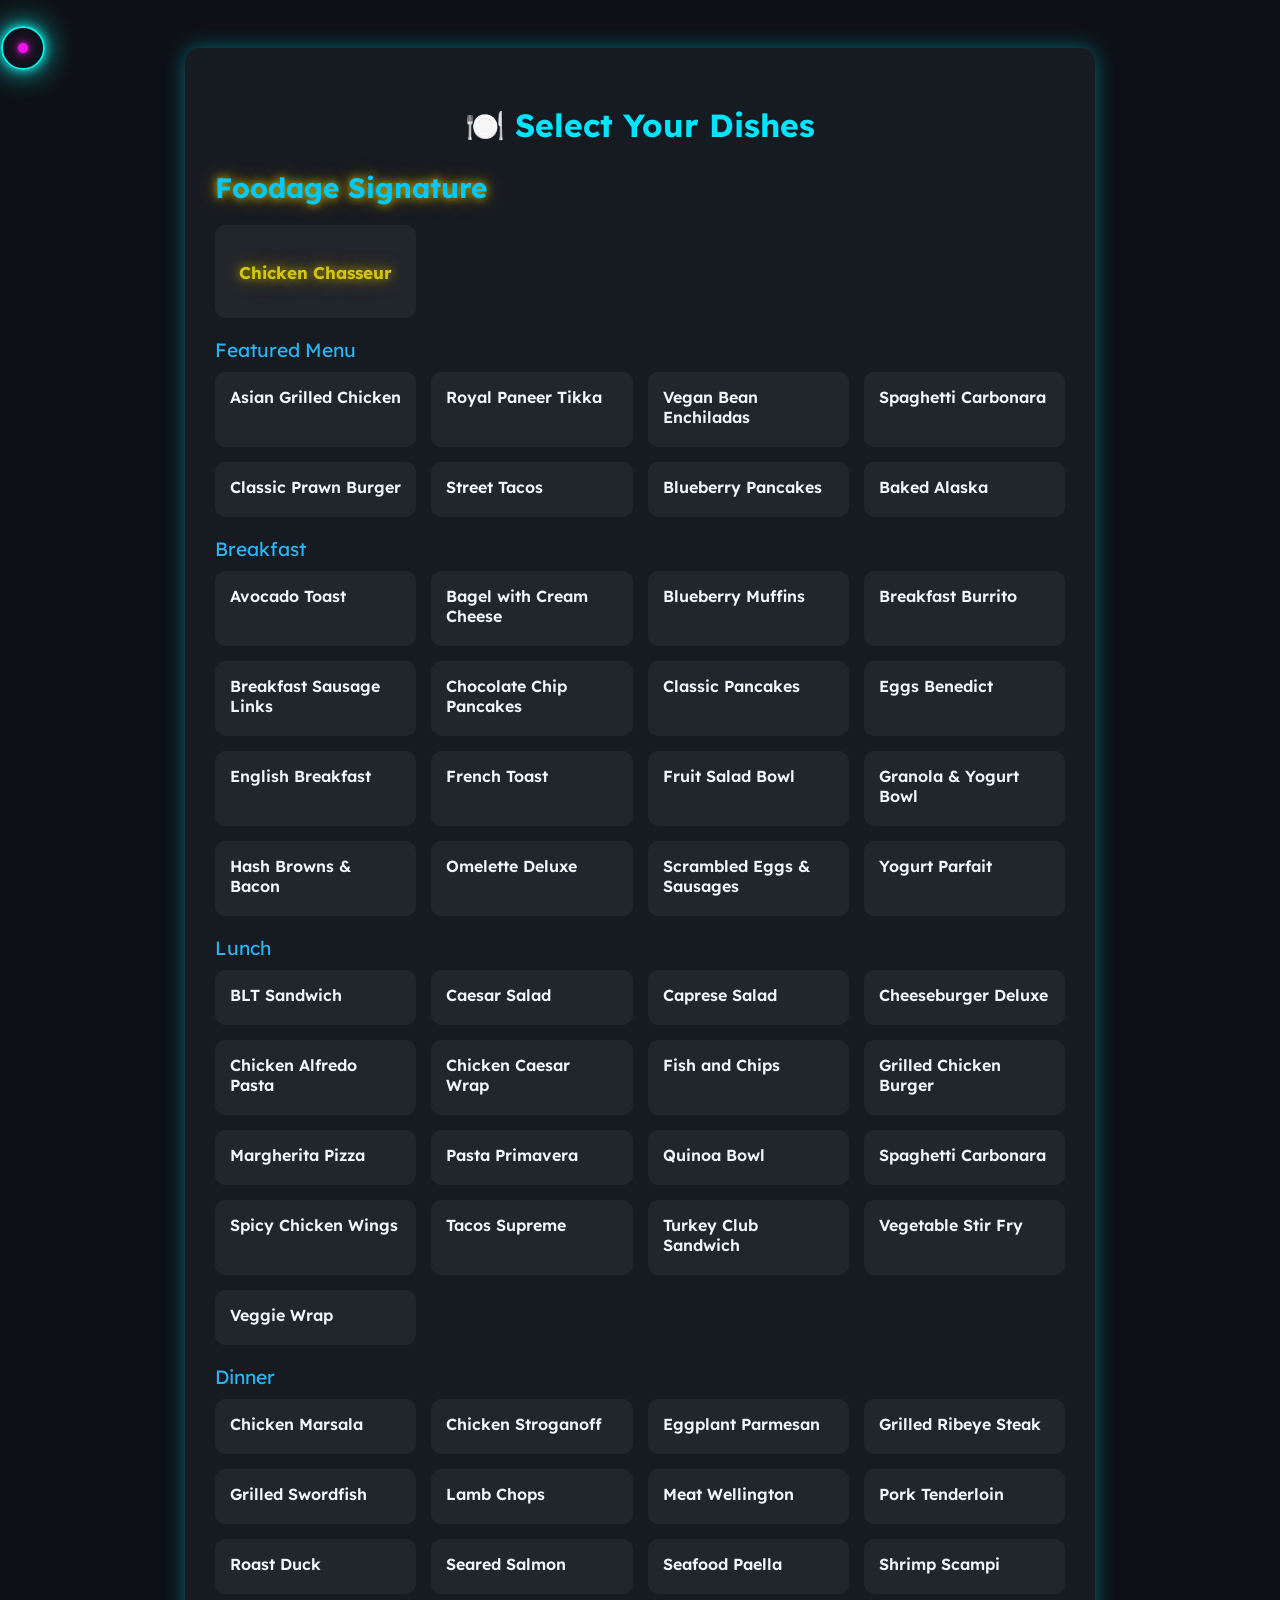
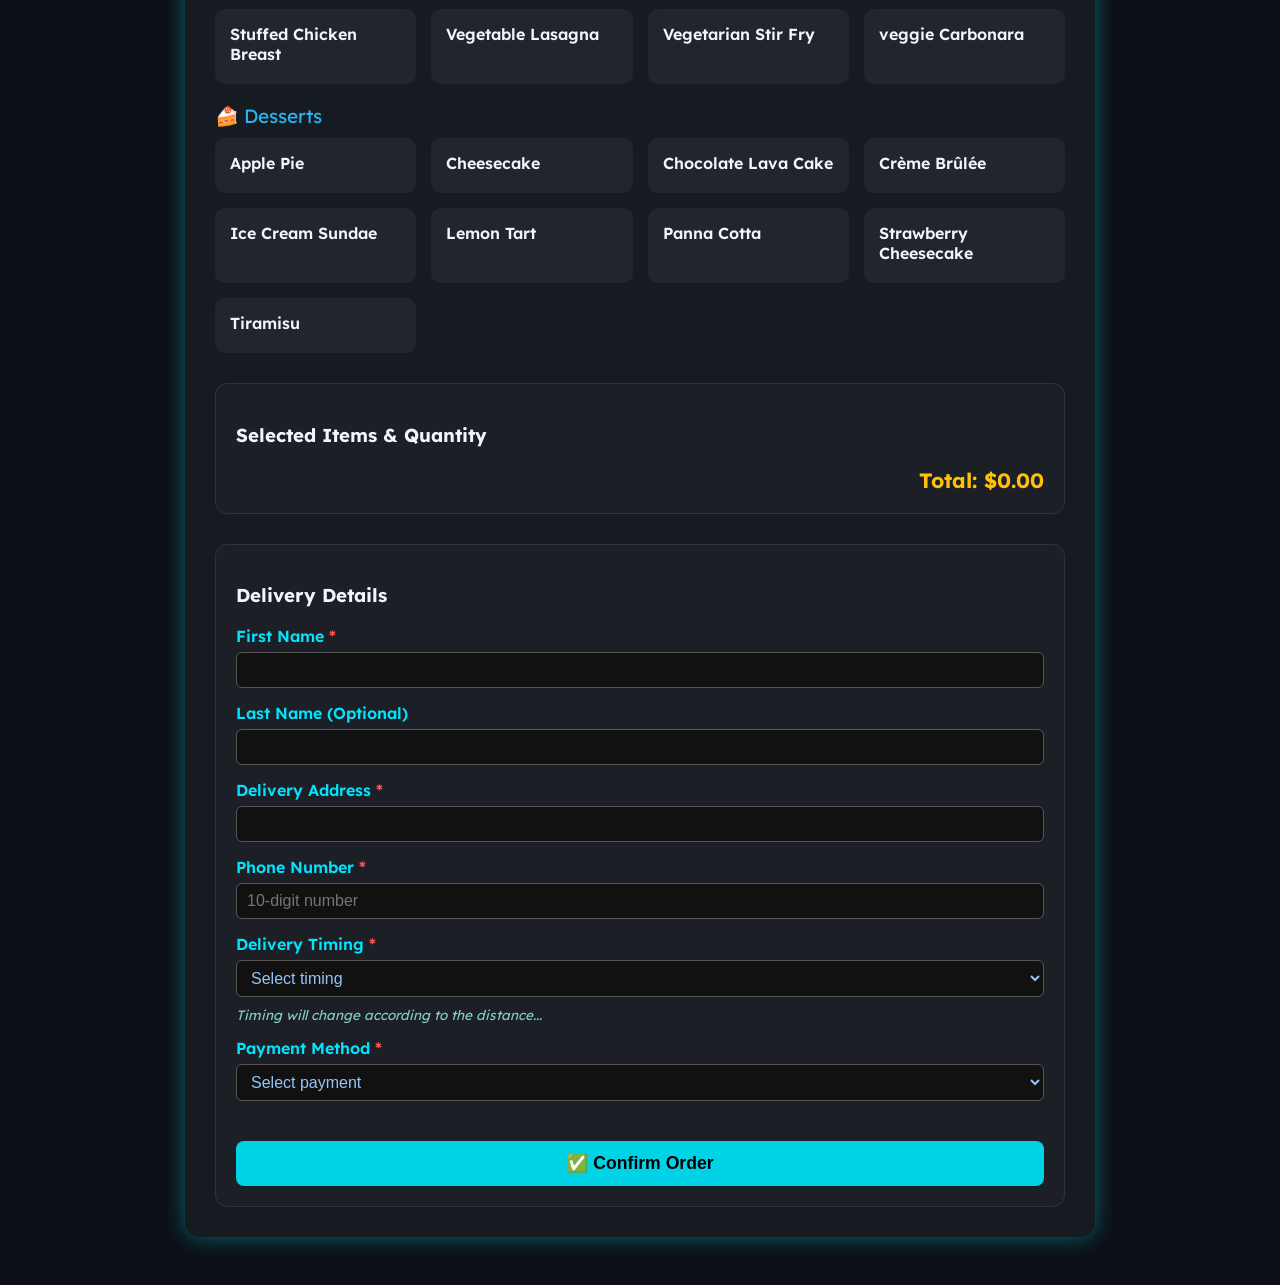
<file: order.html>
<!DOCTYPE html>
<html lang="en">
<head>
  <meta charset="UTF-8" />
  <meta name="viewport" content="width=device-width, initial-scale=1" />
  <title>Elegant Order Menu</title>
  <link href="https://fonts.googleapis.com/css2?family=Lexend&display=swap" rel="stylesheet" />
  <style>
    body {
      background: #0d1117;
      font-family: 'Lexend', sans-serif;
      color: #f0f6fc;
      padding: 40px 15px;
    }

    .order-box {
      max-width: 850px;
      margin: auto;
      background: #161b22;
      padding: 30px;
      border-radius: 15px;
      box-shadow: 0 0 20px #00bcd47a;
    }

    h2 {
      text-align: center;
      color: #00e5ff;
      font-size: 2rem;
      margin-bottom: 25px;
    }

    .dish-grid {
      display: grid;
      grid-template-columns: repeat(auto-fill, minmax(180px, 1fr));
      gap: 15px;
    }

    .dish-item {
      background: #21262d;
      padding: 15px;
      border-radius: 10px;
      cursor: pointer;
      transition: 0.3s;
      position: relative;
    }

    .dish-item:hover, .dish-item.selected {
      border: 2px solid #00e5ff;
      background: #1e90ff22;
    }

    .dish-item input {
      display: none;
    }

    .dish-name {
      font-weight: 600;
      margin-bottom: 5px;
    }

    .dish-price {
      color: #80cbc4;
    }

    .category-title {
      margin: 20px 0 10px;
      font-size: 1.2rem;
      color: #29b6f6;
    }

    .selected-section {
      margin-top: 30px;
      background: #1c1f26;
      padding: 20px;
      border-radius: 12px;
      border: 1px solid #333;
    }

    .selected-item {
      display: flex;
      align-items: center;
      justify-content: space-between;
      margin-bottom: 15px;
    }

    .selected-item input[type='number'] {
      width: 60px;
      padding: 5px;
      border-radius: 5px;
      border: 1px solid #555;
      background: #111;
      color: #fff;
      text-align: center;
    }

    .total-display {
      margin-top: 20px;
      font-size: 1.3rem;
      font-weight: bold;
      color: #ffc107;
      text-align: right;
    }

    /* New form styling */
    form {
      margin-top: 30px;
      background: #1c1f26;
      padding: 20px;
      border-radius: 12px;
      border: 1px solid #333;
      color: #f0f6fc;
      font-size: 1rem;
    }

    form .form-group {
      margin-bottom: 15px;
    }

    form label {
      display: block;
      margin-bottom: 6px;
      font-weight: 600;
      color: #00e5ff;
    }

    form input[type="text"],
    form input[type="tel"],
    form select {
      width: 100%;
      padding: 8px 10px;
      border-radius: 6px;
      border: 1px solid #555;
      background: #111;
      color: #92c6f9;
      font-size: 1rem;
      box-sizing: border-box;
      transition: border-color 0.3s;
    }

    form input[type="text"]:focus,
    form input[type="tel"]:focus,
    form select:focus {
      outline: none;
      border-color: #00e5ff;
      background: #162c4a;
    }

    .info-text {
      font-size: 0.85rem;
      color: #80cbc4;
      margin-top: -8px;
      margin-bottom: 10px;
      font-style: italic;
    }

    .submit-btn {
      margin-top: 25px;
      width: 100%;
      padding: 12px;
      font-size: 1.1rem;
      background: #00d3e6;
      border: none;
      border-radius: 8px;
      cursor: pointer;
      color: #000;
      font-weight: bold;
      transition: 0.3s;
    }

    .submit-btn:hover {
      background: #bcbf0d;
    }

    /* Error styling */
    .error {
      border-color: #ff5555 !important;
      background: #3f1a1a !important;
    }

    .error-message {
      color: #ff5555;
      font-size: 0.85rem;
      margin-top: 4px;
    }
    .category-title-sig-dish {
      font-size: 28px;
      font-weight: bold;
      color: #00c8ff;
      margin-bottom: 20px;
      text-shadow: 0 0 10px #cdc600, 0 0 20px #855900;
    }
    /* Cursor Styles */
.cursor-outer,
.cursor-inner {
  position: fixed;
  pointer-events: none;
  border-radius: 50%;
  transform: translate(-50%, -50%);
  transition: all 0.08s ease-out;
  z-index: 9999;
  mix-blend-mode: difference;
}

.cursor-outer {
  width: 40px;
  height: 40px;
  border: 2px solid #00ffff;
  box-shadow: 0 0 10px #00ffff, 0 0 30px #00ffff;
}

.cursor-inner {
  width: 10px;
  height: 10px;
  background-color: #ff00ff;
  box-shadow: 0 0 5px #ff00ff, 0 0 15px #ff00ff;
}
@media (max-width: 768px) {
  .cursor-outer,
  .cursor-inner {
    display: none !important;
  }
}

  </style>
</head>
<body>
  <div class="cursor-outer"></div>
  <div class="cursor-inner"></div>
  <div class="order-box">
    <h2>🍽️ Select Your Dishes</h2>
<div class="category-title-sig-dish">Foodage Signature</div>
<div class="dish-grid">
<label class="dish-item"><input type="checkbox" data-name="Chicken Chasseur" data-price="19.99"><div class="dish-name" style="font-weight: bold;
  color: #d4c40f;
  margin-bottom: 20px;
  text-shadow: 0 0 10px #aba503, 0 0 20px #855900; text-align: center;font-size: 17px; padding-top: 13%;" >Chicken Chasseur</div></label>
</div>
<div class="category-title">Featured Menu</div>
<div class="dish-grid">
  <label class="dish-item"><input type="checkbox" data-name="Asian Grilled Chicken" data-price="5.99"><div class="dish-name">Asian Grilled Chicken</div></label>
  <label class="dish-item"><input type="checkbox" data-name="Royal Paneer Tikka" data-price="5.49"><div class="dish-name">Royal Paneer Tikka</div></label>
  <label class="dish-item"><input type="checkbox" data-name="Vegan Bean Enchiladas" data-price="4.99"><div class="dish-name">Vegan Bean Enchiladas</div></label>
  <label class="dish-item"><input type="checkbox" data-name="Spaghetti Carbonara" data-price="6.49"><div class="dish-name">Spaghetti Carbonara</div></label>
  <label class="dish-item"><input type="checkbox" data-name="Classic Prawn Burger" data-price="5.99"><div class="dish-name">Classic Prawn Burger</div></label>
  <label class="dish-item"><input type="checkbox" data-name="Street Tacos" data-price="5.29"><div class="dish-name">Street Tacos</div></label>
  <label class="dish-item"><input type="checkbox" data-name="Blueberry Pancakes" data-price="4.79"><div class="dish-name">Blueberry Pancakes</div></label>
  <label class="dish-item"><input type="checkbox" data-name="Baked Alaska" data-price="6.99"><div class="dish-name">Baked Alaska</div></label>
</div>

<div class="category-title">Breakfast</div>
<div class="dish-grid">
  <label class="dish-item"><input type="checkbox" data-name="Avocado Toast" data-price="6.99"><div class="dish-name">Avocado Toast</div></label>
  <label class="dish-item"><input type="checkbox" data-name="Bagel with Cream Cheese" data-price="5.00"><div class="dish-name">Bagel with Cream Cheese</div></label>
  <label class="dish-item"><input type="checkbox" data-name="Blueberry Muffins" data-price="4.50"><div class="dish-name">Blueberry Muffins</div></label>
  <label class="dish-item"><input type="checkbox" data-name="Breakfast Burrito" data-price="7.25"><div class="dish-name">Breakfast Burrito</div></label>
  <label class="dish-item"><input type="checkbox" data-name="Breakfast Sausage Links" data-price="5.50"><div class="dish-name">Breakfast Sausage Links</div></label>
  <label class="dish-item"><input type="checkbox" data-name="Chocolate Chip Pancakes" data-price="6.25"><div class="dish-name">Chocolate Chip Pancakes</div></label>
  <label class="dish-item"><input type="checkbox" data-name="Classic Pancakes" data-price="5.99"><div class="dish-name">Classic Pancakes</div></label>
  <label class="dish-item"><input type="checkbox" data-name="Eggs Benedict" data-price="8.99"><div class="dish-name">Eggs Benedict</div></label>
  <label class="dish-item"><input type="checkbox" data-name="English Breakfast" data-price="9.50"><div class="dish-name">English Breakfast</div></label>
  <label class="dish-item"><input type="checkbox" data-name="French Toast" data-price="6.75"><div class="dish-name">French Toast</div></label>
  <label class="dish-item"><input type="checkbox" data-name="Fruit Salad Bowl" data-price="5.75"><div class="dish-name">Fruit Salad Bowl</div></label>
  <label class="dish-item"><input type="checkbox" data-name="Granola & Yogurt Bowl" data-price="5.25"><div class="dish-name">Granola & Yogurt Bowl</div></label>
  <label class="dish-item"><input type="checkbox" data-name="Hash Browns & Bacon" data-price="6.50"><div class="dish-name">Hash Browns & Bacon</div></label>
  <label class="dish-item"><input type="checkbox" data-name="Omelette Deluxe" data-price="7.49"><div class="dish-name">Omelette Deluxe</div></label>
  <label class="dish-item"><input type="checkbox" data-name="Scrambled Eggs & Sausages" data-price="6.75"><div class="dish-name">Scrambled Eggs & Sausages</div></label>
  <label class="dish-item"><input type="checkbox" data-name="Yogurt Parfait" data-price="5.75"><div class="dish-name">Yogurt Parfait</div></label>
</div>

<div class="category-title">Lunch</div>
<div class="dish-grid">
  <label class="dish-item"><input type="checkbox" data-name="BLT Sandwich" data-price="9.50"><div class="dish-name">BLT Sandwich</div></label>
  <label class="dish-item"><input type="checkbox" data-name="Caesar Salad" data-price="9.99"><div class="dish-name">Caesar Salad</div></label>
  <label class="dish-item"><input type="checkbox" data-name="Caprese Salad" data-price="9.50"><div class="dish-name">Caprese Salad</div></label>
  <label class="dish-item"><input type="checkbox" data-name="Cheeseburger Deluxe" data-price="10.99"><div class="dish-name">Cheeseburger Deluxe</div></label>
  <label class="dish-item"><input type="checkbox" data-name="Chicken Alfredo Pasta" data-price="14.25"><div class="dish-name">Chicken Alfredo Pasta</div></label>
  <label class="dish-item"><input type="checkbox" data-name="Chicken Caesar Wrap" data-price="10.75"><div class="dish-name">Chicken Caesar Wrap</div></label>
  <label class="dish-item"><input type="checkbox" data-name="Fish and Chips" data-price="3.75"><div class="dish-name">Fish and Chips</div></label>
  <label class="dish-item"><input type="checkbox" data-name="Grilled Chicken Burger" data-price="8.99"><div class="dish-name">Grilled Chicken Burger</div></label>
  <label class="dish-item"><input type="checkbox" data-name="Margherita Pizza" data-price="2.99"><div class="dish-name">Margherita Pizza</div></label>
  <label class="dish-item"><input type="checkbox" data-name="Pasta Primavera" data-price="13.25"><div class="dish-name">Pasta Primavera</div></label>
  <label class="dish-item"><input type="checkbox" data-name="Quinoa Bowl" data-price="11.00"><div class="dish-name">Quinoa Bowl</div></label>
  <label class="dish-item"><input type="checkbox" data-name="Spaghetti Carbonara" data-price="6.49"><div class="dish-name">Spaghetti Carbonara</div></label>
  <label class="dish-item"><input type="checkbox" data-name="Spicy Chicken Wings" data-price="11.75"><div class="dish-name">Spicy Chicken Wings</div></label>
  <label class="dish-item"><input type="checkbox" data-name="Tacos Supreme" data-price="9.49"><div class="dish-name">Tacos Supreme</div></label>
  <label class="dish-item"><input type="checkbox" data-name="Turkey Club Sandwich" data-price="10.50"><div class="dish-name">Turkey Club Sandwich</div></label>
  <label class="dish-item"><input type="checkbox" data-name="Vegetable Stir Fry" data-price="12.00"><div class="dish-name">Vegetable Stir Fry</div></label>
  <label class="dish-item"><input type="checkbox" data-name="Veggie Wrap" data-price="9.75"><div class="dish-name">Veggie Wrap</div></label>
</div>

<div class="category-title">Dinner</div>
<div class="dish-grid">
  <label class="dish-item"><input type="checkbox" data-name="Chicken Marsala" data-price="12.99"><div class="dish-name">Chicken Marsala</div></label>
  <label class="dish-item"><input type="checkbox" data-name="Chicken Stroganoff" data-price="10.25"><div class="dish-name">Chicken Stroganoff</div></label>
  <label class="dish-item"><input type="checkbox" data-name="Eggplant Parmesan" data-price="8.00"><div class="dish-name">Eggplant Parmesan</div></label>
  <label class="dish-item"><input type="checkbox" data-name="Grilled Ribeye Steak" data-price="14.99"><div class="dish-name">Grilled Ribeye Steak</div></label>
  <label class="dish-item"><input type="checkbox" data-name="Grilled Swordfish" data-price="11.50"><div class="dish-name">Grilled Swordfish</div></label>
  <label class="dish-item"><input type="checkbox" data-name="Lamb Chops" data-price="15.99"><div class="dish-name">Lamb Chops</div></label>
  <label class="dish-item"><input type="checkbox" data-name="Meat Wellington" data-price="11.99"><div class="dish-name">Meat Wellington</div></label>
  <label class="dish-item"><input type="checkbox" data-name="Pork Tenderloin" data-price="12.75"><div class="dish-name">Pork Tenderloin</div></label>
  <label class="dish-item"><input type="checkbox" data-name="Roast Duck" data-price="17.50"><div class="dish-name">Roast Duck</div></label>
  <label class="dish-item"><input type="checkbox" data-name="Seared Salmon" data-price="11.50"><div class="dish-name">Seared Salmon</div></label>
  <label class="dish-item"><input type="checkbox" data-name="Seafood Paella" data-price="16.25"><div class="dish-name">Seafood Paella</div></label>
  <label class="dish-item"><input type="checkbox" data-name="Shrimp Scampi" data-price="11.50"><div class="dish-name">Shrimp Scampi</div></label>
  <label class="dish-item"><input type="checkbox" data-name="Stuffed Chicken Breast" data-price="13.75"><div class="dish-name">Stuffed Chicken Breast</div></label>
  <label class="dish-item"><input type="checkbox" data-name="Vegetable Lasagna" data-price="12.50"><div class="dish-name">Vegetable Lasagna</div></label>
  <label class="dish-item"><input type="checkbox" data-name="Vegetarian Stir Fry" data-price="13.99"><div class="dish-name">Vegetarian Stir Fry</div></label>
  <label class="dish-item"><input type="checkbox" data-name="veggie Carbonara" data-price="7.50"><div class="dish-name">veggie Carbonara</div></label>
</div>

<div class="category-title">🍰 Desserts</div>
<div class="dish-grid">
  <label class="dish-item"><input type="checkbox" data-name="Apple Pie" data-price="6.75"><div class="dish-name">Apple Pie</div></label>
  <label class="dish-item"><input type="checkbox" data-name="Cheesecake" data-price="6.99"><div class="dish-name">Cheesecake</div></label>
  <label class="dish-item"><input type="checkbox" data-name="Chocolate Lava Cake" data-price="7.50"><div class="dish-name">Chocolate Lava Cake</div></label>
  <label class="dish-item"><input type="checkbox" data-name="Crème Brûlée" data-price="7.00"><div class="dish-name">Crème Brûlée</div></label>
  <label class="dish-item"><input type="checkbox" data-name="Ice Cream Sundae" data-price="5.50"><div class="dish-name">Ice Cream Sundae</div></label>
  <label class="dish-item"><input type="checkbox" data-name="Lemon Tart" data-price="6.25"><div class="dish-name">Lemon Tart</div></label>
  <label class="dish-item"><input type="checkbox" data-name="Panna Cotta" data-price="7.00"><div class="dish-name">Panna Cotta</div></label>
  <label class="dish-item"><input type="checkbox" data-name="Strawberry Cheesecake" data-price="6.80"><div class="dish-name">Strawberry Cheesecake</div></label>
  <label class="dish-item"><input type="checkbox" data-name="Tiramisu" data-price="7.25"><div class="dish-name">Tiramisu</div></label>
</div>


    <div class="selected-section" id="selected-items">
      <h3>Selected Items & Quantity</h3>
      <div id="items-list"></div>
      <div class="total-display">Total: $<span id="total">0.00</span></div>
    </div>

    <!-- New Form for user details -->
    <form id="order-form" novalidate>
      <h3>Delivery Details</h3>

      <div class="form-group">
        <label for="first-name">First Name <span style="color:#ff5555;">*</span></label>
        <input type="text" id="first-name" name="first-name" required autocomplete="given-name" />
        <div class="error-message" id="error-first-name"></div>
      </div>

      <div class="form-group">
        <label for="last-name">Last Name (Optional)</label>
        <input type="text" id="last-name" name="last-name" autocomplete="family-name" />
      </div>

      <div class="form-group">
        <label for="address">Delivery Address <span style="color:#ff5555;">*</span></label>
        <input type="text" id="address" name="address" required autocomplete="street-address" />
        <div class="error-message" id="error-address"></div>
      </div>

      <div class="form-group">
        <label for="phone">Phone Number <span style="color:#ff5555;">*</span></label>
        <input type="tel" id="phone" name="phone" required placeholder="10-digit number" maxlength="10" pattern="[0-9]{10}" />
        <div class="error-message" id="error-phone"></div>
      </div>

      <div class="form-group">
        <label for="delivery-time">Delivery Timing <span style="color:#ff5555;">*</span></label>
        <select id="delivery-time" name="delivery-time" required>
          <option value="" disabled selected>Select timing</option>
          <option value="30 min">30 min</option>
          <option value="1 hr">1 hr</option>
          <option value="2 hr">2 hr</option>
          <option value="3 hr">3 hr</option>
          <option value="4 hr">4 hr</option>
        </select>
        <div class="info-text"><br>Timing will change according to the distance...</div>
        <div class="error-message" id="error-delivery-time"></div>
      </div>

      <div class="form-group">
        <label for="payment-method">Payment Method <span style="color:#ff5555;">*</span></label>
        <select id="payment-method" name="payment-method" required>
          <option value="" disabled selected>Select payment</option>
          <option value="Credit Card">Credit Card</option>
          <option value="Debit Card">Debit Card</option>
          <option value="PayPal">PayPal</option>
          <option value="Cash on Delivery">Cash on Delivery</option>
          <option value="UPI">UPI</option>
        </select>
        <div class="error-message" id="error-payment-method"></div>
      </div>

      <button type="submit" class="submit-btn">✅ Confirm Order</button>
    </form>
  </div>

  <script>
    const checkboxes = document.querySelectorAll(".dish-item input");
    const itemsList = document.getElementById("items-list");
    const totalDisplay = document.getElementById("total");

    function updateSelection() {
      itemsList.innerHTML = "";
      let total = 0;

      checkboxes.forEach(cb => {
        const parent = cb.closest(".dish-item");
        if (cb.checked) {
          parent.classList.add("selected");

          const name = cb.dataset.name;
          const price = parseFloat(cb.dataset.price);

          const wrapper = document.createElement("div");
          wrapper.className = "selected-item";

          const label = document.createElement("span");
          label.textContent = `${name} - $${price.toFixed(2)}`;

          const qty = document.createElement("input");
          qty.type = "number";
          qty.value = 1;
          qty.min = 1;
          qty.dataset.price = price;
          qty.addEventListener("input", calculateTotal);

          wrapper.appendChild(label);
          wrapper.appendChild(qty);
          itemsList.appendChild(wrapper);

          total += price;
        } else {
          parent.classList.remove("selected");
        }
      });

      totalDisplay.textContent = total.toFixed(2);
    }

    function calculateTotal() {
      let total = 0;
      document.querySelectorAll(".selected-item input[type='number']").forEach(input => {
        const price = parseFloat(input.dataset.price);
        const qty = parseInt(input.value) || 1;
        total += price * qty;
      });
      totalDisplay.textContent = total.toFixed(2);
    }

    // Form validation & submission
    const orderForm = document.getElementById('order-form');

    orderForm.addEventListener('submit', function (e) {
      e.preventDefault();

      // Clear previous errors
      clearErrors();

      let valid = true;

      // Check if at least one dish is selected
      if (document.querySelectorAll(".selected-item").length === 0) {
        alert("Please select at least one dish.");
        valid = false;
      }

      // Validate First Name (required)
      const firstName = orderForm['first-name'].value.trim();
      if (!firstName) {
        showError('first-name', 'First name is required.');
        valid = false;
      }

      // Last Name - optional, no validation needed

      // Validate Delivery Address (required)
      const address = orderForm['address'].value.trim();
      if (!address) {
        showError('address', 'Delivery address is required.');
        valid = false;
      }

      // Validate Phone Number (required, 10 digits)
      const phone = orderForm['phone'].value.trim();
      const phoneRegex = /^\d{10}$/;
      if (!phone) {
        showError('phone', 'Phone number is required.');
        valid = false;
      } else if (!phoneRegex.test(phone)) {
        showError('phone', 'Please enter a valid 10-digit phone number.');
        valid = false;
      }

      // Validate Delivery Timing (required)
      const deliveryTime = orderForm['delivery-time'].value;
      if (!deliveryTime) {
        showError('delivery-time', 'Please select delivery timing.');
        valid = false;
      }

      // Validate Payment Method (required)
      const paymentMethod = orderForm['payment-method'].value;
      if (!paymentMethod) {
        showError('payment-method', 'Please select a payment method.');
        valid = false;
      }

      if (!valid) {
        return;
      }

      // Gather order details
      const selectedItems = [];
      document.querySelectorAll(".selected-item").forEach(itemDiv => {
        const text = itemDiv.querySelector('span').textContent;
        const qty = itemDiv.querySelector('input').value;
        selectedItems.push(`${text} x ${qty}`);
      });

      // Show confirmation alert with details
      alert(
        `Order placed successfully!\n\n` +
        `Items:\n${selectedItems.join('\n')}\n\n` +
        `Total: $${totalDisplay.textContent}\n\n` +
        `Name: ${firstName} ${orderForm['last-name'].value.trim()}\n` +
        `Address: ${address}\n` +
        `Phone: ${phone}\n` +
        `Delivery Timing: ${deliveryTime}\n` +
        `Payment Method: ${paymentMethod}`
      );

      // Optional: reset form and selections after submission
      orderForm.reset();
      checkboxes.forEach(cb => { cb.checked = false; cb.closest('.dish-item').classList.remove('selected'); });
      itemsList.innerHTML = "";
      totalDisplay.textContent = "0.00";
    });

    function showError(fieldId, message) {
      const input = document.getElementById(fieldId);
      const errorDiv = document.getElementById(`error-${fieldId}`);
      if (input) input.classList.add('error');
      if (errorDiv) errorDiv.textContent = message;
    }

    function clearErrors() {
      ['first-name', 'address', 'phone', 'delivery-time', 'payment-method'].forEach(id => {
        const input = document.getElementById(id);
        const errorDiv = document.getElementById(`error-${id}`);
        if (input) input.classList.remove('error');
        if (errorDiv) errorDiv.textContent = "";
      });
    }
    
    checkboxes.forEach(cb => cb.addEventListener("change", updateSelection));
     const outer = document.querySelector('.cursor-outer');
  const inner = document.querySelector('.cursor-inner');

  if (window.innerWidth > 768) {
    document.body.style.cursor = 'none';

    document.addEventListener('mousemove', (e) => {
      outer.style.left = e.clientX + 'px';
      outer.style.top = e.clientY + 'px';
      inner.style.left = e.clientX + 'px';
      inner.style.top = e.clientY + 'px';
    });
  } else {
    // Remove the elements completely on mobile
    outer.remove();
    inner.remove();
    document.body.style.cursor = 'default'; // reset cursor
  }
  </script>
</body>
</html>
</file>
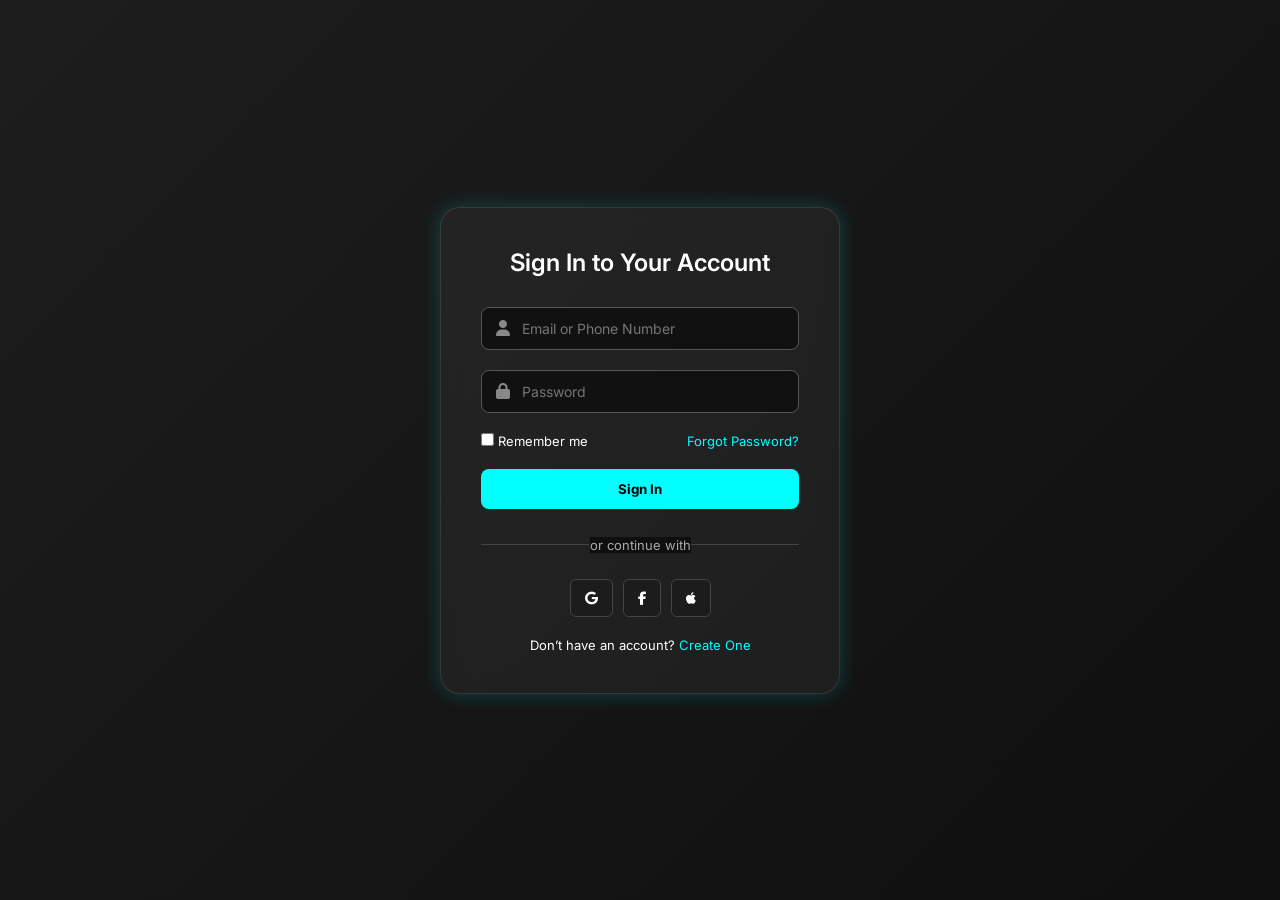
<file: signin.html>
<!DOCTYPE html>
<html lang="en">
<head>
  <meta charset="UTF-8" />
  <meta name="viewport" content="width=device-width, initial-scale=1.0"/>
  <title>Sign In</title>
  <link href="https://fonts.googleapis.com/css2?family=Inter:wght@400;600&display=swap" rel="stylesheet">
  <link rel="stylesheet" href="https://cdnjs.cloudflare.com/ajax/libs/font-awesome/6.5.0/css/all.min.css"/>
  <style>
    * {
      box-sizing: border-box;
      margin: 0;
      padding: 0;
      font-family: 'Inter', sans-serif;
    }

    body {
      background: linear-gradient(135deg, #1d1d1d, #0f0f0f);
      color: #fff;
      display: flex;
      align-items: center;
      justify-content: center;
      height: 100vh;
    }

    .signin-container {
      background: rgba(255, 255, 255, 0.05);
      border-radius: 20px;
      padding: 40px;
      width: 100%;
      max-width: 400px;
      backdrop-filter: blur(10px);
      box-shadow: 0 0 20px rgba(0, 255, 255, 0.2);
      border: 1px solid rgba(255, 255, 255, 0.1);
    }

    .signin-container h2 {
      text-align: center;
      margin-bottom: 30px;
      font-weight: 600;
      font-size: 24px;
    }

    .input-group {
      margin-bottom: 20px;
      position: relative;
    }

    .input-group input {
      width: 100%;
      padding: 12px 40px 12px 40px;
      border-radius: 8px;
      border: 1px solid #555;
      background: #111;
      color: #fff;
      outline: none;
      font-size: 14px;
      transition: 0.3s;
    }

    .input-group input:focus {
      border-color: #00ffff;
      box-shadow: 0 0 8px #00ffff;
    }

    .input-group i {
      position: absolute;
      left: 15px;
      top: 50%;
      transform: translateY(-50%);
      color: #888;
    }

    .remember-forgot {
      display: flex;
      justify-content: space-between;
      font-size: 13px;
      margin-bottom: 20px;
    }

    .remember-forgot a {
      color: #00ffff;
      text-decoration: none;
    }

    .signin-btn {
      width: 100%;
      padding: 12px;
      border: none;
      background: #00ffff;
      color: #000;
      font-weight: bold;
      border-radius: 8px;
      cursor: pointer;
      transition: 0.3s;
    }

    .signin-btn:hover {
      background: #00cccc;
    }

    .divider {
      text-align: center;
      margin: 25px 0;
      position: relative;
    }

    .divider::before,
    .divider::after {
      content: '';
      position: absolute;
      top: 50%;
      width: 34%;
      height: 1px;
      background: #444;
    }

    .divider::before {
      left: 0;
    }

    .divider::after {
      right: 0;
    }

    .divider span {
      background: #0f0f0f;
      padding: 20 80px;
      color: #aaa;
      font-size: 13px;
    }

    .social-buttons {
      display: flex;
      justify-content: center;
      gap: 10px;
    }

    .social-buttons button {
      background: #1c1c1c;
      border: 1px solid #444;
      color: #fff;
      border-radius: 6px;
      padding: 10px 14px;
      cursor: pointer;
      transition: 0.3s;
    }

    .social-buttons button:hover {
      background: #333;
    }

    .signup-link {
      text-align: center;
      margin-top: 20px;
      font-size: 13px;
    }

    .signup-link a {
      color: #00ffff;
      text-decoration: none;
    }

    @media (max-width: 480px) {
      .signin-container {
        padding: 30px 20px;
      }

      .input-group input {
        padding-left: 38px;
      }
    }
  </style>
</head>
<body>
  <div class="signin-container">
    <h2>Sign In to Your Account</h2>

    <div class="input-group">
      <i class="fas fa-user"></i>
      <input type="text" placeholder="Email or Phone Number" />
    </div>

    <div class="input-group">
      <i class="fas fa-lock"></i>
      <input type="password" placeholder="Password" />
    </div>

    <div class="remember-forgot">
      <label><input type="checkbox" /> Remember me</label>
      <a href="#">Forgot Password?</a>
    </div>

    <button class="signin-btn">Sign In</button>

    <div class="divider"><span>or continue with</span></div>

    <div class="social-buttons">
      <button><i class="fab fa-google"></i></button>
      <button><i class="fab fa-facebook-f"></i></button>
      <button><i class="fab fa-apple"></i></button>
    </div>

    <div class="signup-link">
      Don’t have an account? <a href="#">Create One</a>
    </div>
  </div>
</body>
</html>
</file>
<file: style.css>
/* Base Reset */
* {
  margin: 0;
  padding: 0;
  box-sizing: border-box;
}

body {
  font-family: 'Lexend', sans-serif;
  background-color: #0e0e0e;
  color: #fff;
  overflow-x: hidden;
}
html {
  scroll-behavior: auto;
}

section {
  scroll-margin-top: 80px;
}

/* Cursor Styles */
.cursor-outer,
.cursor-inner {
  position: fixed;
  pointer-events: none;
  border-radius: 50%;
  transform: translate(-50%, -50%);
  transition: all 0.08s ease-out;
  z-index: 9999;
  mix-blend-mode: difference;
}

.cursor-outer {
  width: 40px;
  height: 40px;
  border: 2px solid #00ffff;
  box-shadow: 0 0 10px #00ffff, 0 0 30px #00ffff;
}

.cursor-inner {
  width: 10px;
  height: 10px;
  background-color: #ff00ff;
  box-shadow: 0 0 5px #ff00ff, 0 0 15px #ff00ff;
}

/* Header */
.header {
  display: flex;
  justify-content: space-between;
  align-items: center;
  padding: 30px 60px;
  background: linear-gradient(90deg, #000000, #1a1a1a);
  border-bottom: 2px solid #00ffff;
  position: relative;
  z-index: 100;
}
.logo h1 {
  font-size: 1.5rem;
  font-weight: 600;
  letter-spacing: 3px;
  position: relative;
  background: linear-gradient(270deg, #00f0ff, #7700ff, #ff9600, #fff700);
  background-size: 800% auto;

  /* Gradient text effect */
  -webkit-background-clip: text;
  background-clip: text;
  -webkit-text-fill-color: transparent;
  color: transparent;

  /* Glow effects */
  text-shadow:
    0 0 5px rgba(255, 255, 255, 0.2),
    0 0 10px rgba(0, 255, 255, 0.6),
    0 0 20px rgba(255, 0, 255, 0.6);

  /* Animation */
  animation: logo-glow 5s linear infinite;
  transition: transform 0.3s ease, text-shadow 0.3s ease;
}

/* Gradient animation */
@keyframes logo-glow {
  0% {
    background-position: 0% 50%;
  }
  50% {
    background-position: 100% 50%;
  }
  100% {
    background-position: 0% 50%;
  }
}


.navbar a {
  color: #fff;
  margin: 0 20px;
  text-decoration: none;
  position: relative;
  font-size: 1.1rem;
  transition: color 0.3s ease;
}

.navbar a:hover {
  color: #00ffff;
}

.navbar a::after {
  content: '';
  position: absolute;
  left: 0;
  bottom: -5px;
  width: 0;
  height: 2px;
  background: #00ffff;
  transition: width 0.3s;
}

.navbar a:hover::after {
  width: 100%;
}

.btn-container .sign-in-btn {
  background: #00ffff;
  color: #0e0e0e;
  padding: 10px 20px;
  border: none;
  border-radius: 25px;
  font-size: 1rem;
  cursor: pointer;
  box-shadow: 0 0 15px #00ffff;
  transition: transform 0.3s, box-shadow 0.3s;
}

.btn-container .sign-in-btn:hover {
  transform: scale(1.1);
  box-shadow: 0 0 25px #00ffff;
}
.header .btn-container .sign-in-btn:hover {
  background: #00ffff;
  box-shadow: 0 0 25px #f6ff00;
  transform: scale(1.1);
}
/* Signature + Featured Section Container */
.signature-featured {
  max-width: 1100px;
  margin: 60px auto;
  padding: 0 20px;
}

/* Glowing box for signature dish */
.signature-glowing-box {
  display: flex;
  gap: 30px;
  background: #1b1b1b;
  padding: 30px;
  border-radius: 20px;
  box-shadow: 0 0 10px #00ffff,
              0 0 20px #00ffff,
              0 0 30px #00ffff,
              0 0 40px #00ffff;
  align-items: center;
  margin-bottom: 60px;
  flex-wrap: wrap;
}

.signature-image img {
  width: 400px;
  max-width: 100%;
  border-radius: 20px;
  box-shadow: 0 0 20px #00ccff;
  transition: transform 0.3s ease;
}

.signature-image img:hover {
  transform: scale(1.05);
  box-shadow: 0 0 40px #00ffff;
}

.signature-description {
  position: relative;
  background:rgba(0,0,0,0.05);
  padding: 20px;
  border-radius: 10px;
  box-shadow: 0 0 15px rgba(0,0,0,0.05);
  display: flex;
  flex-direction: column;
  justify-content: space-between;
}

.sig-bottom-bar {
  display: flex;
  justify-content: space-between;
  align-items: center;
  margin-top: 20px;
}

.sig-bottom-bar .price {
  font-size: 1.2rem;
  font-weight: bold;
  color: #e9df1e;

}

.sig-bottom-bar .order-btn {
  padding: 10px 18px;
  background:#ff0000;
  color: white;
  border: none;
  border-radius: 20px;
  cursor: pointer;
  transition: background 0.3s ease;
}

.sig-bottom-bar .order-btn:hover {
  box-shadow: 0 0 30px #ff00ff;
  transform: scale(1.1);
}

.signature-description {
  flex: 1;
  max-width: 600px;
}

.signature-description h2 {
  font-size: 3rem;
  font-weight: 800;
  font-family: 'Lexend', sans-serif;
   margin-bottom: 20px;
  background: linear-gradient(90deg, #579ca0 0%, #bc1595 100%);
  -webkit-background-clip: text;
  -webkit-text-fill-color: transparent;
  background-clip: text;
  color: transparent;
  -webkit-font-smoothing: antialiased;
  -moz-osx-font-smoothing: grayscale; 
  cursor: pointer;
  transition: background-position 0.5s ease;
  background-size: 200% 200%;
  background-position: 0% 50%;
}

.signature-description h2:hover {
  background-position: 100% 50%;
}


.signature-description p {
  font-size: 1.02rem;
  color: #ffffff;
  line-height: 1.6;
  text-align: left;
  margin-bottom: 20px; /* adds space below heading */
  text-shadow: 0 0 5px rgba(0, 255, 255, 0.913);
}

/* Featured Menu */
.featured-menu {
  text-align: center;
  scroll-margin-top: 80px;
}

.featured-menu h2 {
  font-size: 2.5rem;
  color: #ff6600;
  margin-bottom: 40px;
  text-shadow: 0 0 15px #f4c003;
}

.menu-items {
  display: flex;
  flex-wrap: wrap;
  justify-content: center;
  gap: 40px;
  padding: 20px;
}

.item-card {
  background: #1e1e1e;
  border-radius: 20px;
  padding: 20px;
  width: 300px;
  height: 430px;
  display: flex;
  flex-direction: column;
  align-items: center;
  justify-content: space-between;
  box-shadow: 0 0 15px #00ffff;
  transition: transform 0.3s, box-shadow 0.3s;
}

.item-card:hover {
  transform: scale(1.05);
  box-shadow: 0 0 25px #00ffff;
}

.item-card img {
  width: 100%;
  height: 180px;
  object-fit: cover;
  border-radius: 10px;
}

.item-card h3 {
  color: #00ffff;
  margin: 15px 0 5px;
}

.item-card p {
  color: #ccc;
  font-size: 0.9rem;
  margin-bottom: 15px;
  text-align: center;
}

.item-card .order-btn {
  background: #ff0000;
  color: #fff;
  padding: 8px 16px;
  border: none;
  border-radius: 20px;
  font-size: 0.9rem;
  cursor: pointer;
  box-shadow: 0 0 10px #ff0000;
  transition: background 0.3s;
}

.item-card .order-btn:hover {
  background: #cc0000;
  box-shadow: 0 0 20px #ff00ff;
  transform: scale(1.1); 
}

.item-card .price {
  display: block;
  margin: 8px 0;
  font-weight: bold;
  color: #e9df1e;
  font-size: 16px;
}

.more-button-container {
  text-align: center;
  border: none;    
  box-shadow: none;    
   margin-top: 60px;
}


.more-btn {
  display: inline-block;
  padding: 10px 20px;
  margin: 0;
  background: #e91e63;
  color: #ffffff;
  border-radius: 25px;
  text-decoration: none;
  font-weight: bold;
  transition: background 0.3s ease;
}

.more-btn:hover {
  background: #c2185b;
  box-shadow: 0 0 20px #ff00ff;
  transform: scale(1.1); 
}
/* Hamburger icon styles */
.hamburger {
  display: none;
  flex-direction: column;
  justify-content: space-around;
  width: 25px;
  height: 20px;
  background: transparent;
  border: none;
  cursor: pointer;
  padding: 0;
  box-sizing: content-box;
}

.hamburger span {
  width: 100%;
  height: 3px;
  background-color:#00ffff;
  border-radius: 2px;
}

/* Mobile styles */
@media (max-width: 768px) {
  /* Show hamburger on mobile */
  .hamburger {
    display: flex;
    position: absolute;   
    top: 20px;            
    right: 20px;          
    cursor: pointer;      
    z-index: 1000;
  }

  .navbar {
    display: none;
    flex-direction: column;
    width: 100%;
    background-color: #ffffff;
    position: absolute;
    top: 60px; 
    left: 0;
    box-shadow: 0 4px 8px rgba(0,0,0,0.1);
    z-index: 1000;
  }

  .navbar.active {
    display: flex;
  }

  .navbar a {
    padding: 15px 20px;
    border-bottom: 1px solid #00ffff;
    display: block;
  }

  .menu-items {
    display: flex;
    flex-direction: column;
    gap: 15px;
  }

  .item-card {
    flex-direction: column;
    display: flex;
    gap: 10px;
    padding: 10px;
    margin-bottom: 20px; 
  }

  .item-card img {
    width: 100%;
    height: auto;
    border-radius: 8px;
  }

  .sig-bottom-bar, .item-card .order-btn, .item-card .price {
    display: block;
    margin-top: 8px;
  }
  .header {
    position: relative;
  }
}
@media (max-width: 768px) {
  /* Show hamburger on mobile */
  .hamburger {
     display: flex;
  position: absolute;
  top: 20px;   
  right: 20px;      
  z-index: 1001;     
  }

  .navbar {
    display: none;
    flex-direction: column;
    background-color: #1a1a1a;
    position: absolute;
    top: 100%;
    right: 0;
    width: 100%;
    padding: 20px 0;
    box-shadow: 0 8px 16px rgba(0,0,0,0.2);
  }

  .navbar.active {
    display: flex;
  }

  .navbar a {
    margin: 10px 0;
    font-size: 1.2rem;
  }

  .header {
    align-items: center;
    flex-direction: row;
    justify-content: space-between;
    padding: 20px;
    position: relative;
  }

  .btn-container {
    display: none;
  }

  .signature-glowing-box {
    flex-direction: column;
    align-items: center;
  }

  .signature-description {
    max-width: 100%;
    text-align: center;
  }
}
@media (max-width: 600px) {
  .header {
    flex-direction: column;
    align-items: flex-start;
    padding: 20px;
  }

  .logo h1 {
    font-size: 1.2rem;
    letter-spacing: 1px;
  }

  .navbar a {
    font-size: 1rem;
    padding: 12px 15px;
  }

  .signature-description h2 {
    font-size: 2rem;
  }

  .signature-description p {
    font-size: 0.9rem;
  }

  .sig-bottom-bar .price {
    font-size: 1rem;
  }

  .sig-bottom-bar .order-btn {
    font-size: 0.9rem;
    padding: 8px 16px;
  }
  .sig-bottom-bar {
  display: flex;
  flex-direction: column;
  gap: 10px;
  align-items: flex-start;
  margin-top: 20px;
}


  /* Menu Cards */
  .item-card {
    width: 100%;
    height: auto;
    padding: 15px;
  }

  .item-card h3 {
    font-size: 1.2rem;
  }

  .item-card p {
    font-size: 0.9rem;
  }

  .item-card .price {
    font-size: 1rem;
  }

  .item-card .order-btn {
    font-size: 0.9rem;
    padding: 6px 14px;
  }

  .item-card img {
  width: 100%;
  height: 180px;
  object-fit: cover;
  border-radius: 10px;
}

  .menu-card {
    padding: 20px;
  }

  .menu-name {
    font-size: 1rem;
  }

  .menu-desc {
    font-size: 0.85rem;
  }

  .menu-price {
    font-size: 0.95rem;
    bottom: 20px;
    right: 20px;
  }

  .menu-card .order-btn {
    font-size: 0.85rem;
    padding: 6px 12px;
    bottom: 20px;
    left: 20px;
  }

  /* Section title resize */
  .section-title,
  .featured-menu h2 {
    font-size: 1.8rem;
  }
}
@media (max-width: 768px) {
  .cursor-outer,
  .cursor-inner {
    display: none !important;
  }
}

.about-section {
  background-color:#0e0e0e;
  padding: 60px 20px 80px;
  color: #fff;
  scroll-margin-top: 80px;
}

.about-wrapper {
  max-width: 1200px;
  margin: auto;
  display: flex;
  flex-direction: column;
  align-items: center;
}

.about-title {
  font-size: 3rem;
  color: #ff6600;
  margin-bottom: 10px;
  text-shadow: 0 0 15px #ff7300;
  text-align: center;
}

.tagline {
  font-size: 1.3rem;
  color: #00ffff;
  margin-bottom: 30px;
  text-align: center;
}

.about-text {
  max-width: 800px;
  text-align: center;
}

.about-para {
  font-size: 1.05rem;
  line-height: 1.8;
  margin-bottom: 18px;
  color: #ccc;
  text-shadow: 0 0 8px #000;
}

.about-text blockquote {
  font-style: italic;
  color: #ffc107;
  border-left: 5px solid #ffc107;
  padding-left: 15px;
  margin-top: 30px;
}
.chef-heading {
  text-align: center;
  margin-bottom: 40px;
  padding-top: 60px;
}

.chef-heading h2 {
  font-size: 2.5rem;
  color: #ff6600;
  margin-bottom: 10px;
  text-shadow: 0 0 10px #ff6600aa;
}

.chef-heading p {
  font-size: 1.05rem;
  color: #cccccc;
  max-width: 700px;
  margin: auto;
  padding: 0 20px;
  line-height: 1.6;
}

.chef-container {
  margin-top: 60px;
  display: flex;
  justify-content: center;
  gap: 30px;
  flex-wrap: wrap;
}

.chef-card {
  background: #1c1c1c;
  padding: 20px;
  width: 260px;
  border-radius: 15px;
  box-shadow: 0 0 10px #00ffff;
  transition: transform 0.3s ease, box-shadow 0.3s ease;
  text-align: center;
  
}

.chef-card:hover {
  transform: translateY(-10px);
  box-shadow: 0 0 25px #ff00ff;
  
}

.chef-card img {
  width: 100%;
  border-radius: 10px;
  height: 200px;
  object-fit: cover;
}

.chef-card h3 {
  margin: 15px 0 5px;
  color: #00ffff;
}

.chef-card p {
  color: #aaa;
  font-size: 0.95rem;
}

/* Responsive */
@media (max-width: 768px) {
  .about-title {
    font-size: 2rem;
  }

  .tagline {
    font-size: 1rem;
  }

  .about-para {
    font-size: 0.95rem;
    padding: 0 10px;
  }

  .chef-container {
    flex-direction: column;
    align-items: center;
  }

  .chef-card {
    width: 90%;
    margin-bottom: 20px;
  }

  .about-wrapper {
    padding: 0 10px;
  }
}
.offer-section {
  background-color: #0e0e0e;
  padding: 80px 20px;
  color: #ffffff;
  text-align: center;
}

.offer-heading {
  font-size: 2.5rem;
  color: #ff6600;
  text-shadow: 0 0 10px #ff6600aa;
  margin-bottom: 10px;
}

.offer-subtitle {
  font-size: 1.1rem;
  color: #00ffff;
  margin-bottom: 50px;
}

.offer-grid {
  display: flex;
  justify-content: center;
  gap: 30px;
  flex-wrap: wrap;
  overflow: visible;
}
.offer-card {
  background: #1c1c1c;
  border-radius: 15px;
  width: 300px;
  padding: 30px 20px;
  box-shadow: 0 0 15px #00ffff55;
  position: relative;
  transition: transform 0.4s ease, box-shadow 0.4s ease;
  transform-origin: center center;
  cursor: pointer;
  opacity: 1; /* ✅ FORCED visible */
  /* animation: slideUp 1s ease forwards; ❌ COMMENTED FOR NOW */
}
.offer-card:hover {
  transform: scale(1.06); /* ✅ ZOOM WORKS */
  box-shadow: 0 0 30px #00ffff;
}

.order-btn{
  background: #ff0000;
  color: #fff;
  padding: 8px 16px;
  border: none;
  border-radius: 20px;
  font-size: 0.9rem;
  cursor: pointer;
  box-shadow: 0 0 10px #ff0000;
  transition: background 0.3s;
}
.order-btn:hover{
   background: #cc0000;
  box-shadow: 0 0 20px #ff00ff;
  transform: scale(1.1); 
}
.offer-info h3 {
  color: #00ffff;
  margin-bottom: 10px;
  font-size: 1.3rem;
}

.offer-info p {
  font-size: 0.95rem;
  color: #ccc;
  margin-bottom: 15px;
}

/* HOT TAG */
.hot-offer::before {
  content: "HOT";
  position: absolute;
  top: 10px;
  right: 10px;
  background-color: #e91e63;
  color: white;
  padding: 5px 10px;
  font-size: 0.75rem;
  font-weight: bold;
  border-radius: 5px;
}

/* Animation */
@keyframes slideUp {
  from {
    opacity: 0;
    transform: translateY(40px);
  }
  to {
    opacity: 1;
    transform: translateY(0);
  }
}

/* Responsive */
@media (max-width: 768px) {
  .offer-grid {
    flex-direction: column;
    align-items: center;
  }

  .offer-card {
    width: 90%;
  }
}
/* Contact Section Styles */

.contact-section {
  margin-bottom: 60px;     
  border: none;           
  box-shadow: none;        
}

#help-section {
  padding-top: 0;
  margin-top: 0;
}


.container {
  max-width: 1100px;
  margin: 0 auto;
  padding: 0 1rem;
}
.section-title {
  font-size: 2.8rem;
  font-weight: 700;
  margin-bottom: 0.3rem;
  text-align: center;

  background: linear-gradient(90deg, #ff6a00, #ee0979);
  -webkit-background-clip: text;
  background-clip: text; 
  -moz-background-clip: text;  
  -webkit-text-fill-color: transparent;
  color: transparent; 
  filter: drop-shadow(0 0 8px #ff6a00aa);
}

.section-subtitle {
  font-size: 1.15rem;
  text-align: center;
  margin-bottom: 2.5rem;
  color: #b2ebf2;
}

/* Wrapper flex layout */
.contact-wrapper {
  display: flex;
  gap: 3rem;
  justify-content: center;
  align-items: flex-start;
  flex-wrap: wrap;
}

/* Contact Form */
.contact-form {
  flex: 1 1 400px;
  display: flex;
  flex-direction: column;
  gap: 1.25rem;
}
.contact-details {
  margin-top: 2rem; 
}

.contact-form label {
  color: #80deea;
  font-weight: 600;
  margin-left: 0.15rem;
}

.contact-form input,
.contact-form textarea {
  background: #1a1a1a;
  border: 2px solid #444;
  border-radius: 6px;
  color: #e0f7fa;
  font-size: 1rem;
  padding: 0.7rem 1rem;
  transition: border-color 0.3s ease, box-shadow 0.3s ease;
  outline-offset: 2px;
}

.contact-form input::placeholder,
.contact-form textarea::placeholder {
  color: #7fffd4f6;
}

.contact-form input:focus,
.contact-form textarea:focus {
  border-color: #00e5ff;
  box-shadow: 0 0 10px #00e5ff88;
}

/* Submit button */
.btn-submit {
  margin-top: 0.5rem;
  background: #00b8d4;
  border: none;
  color: #fff;
  font-weight: 700;
  padding: 0.85rem;
  font-size: 1.15rem;
  border-radius: 8px;
  cursor: pointer;
  box-shadow: 0 0 10px #00b8d4cc;
  transition: transform 0.3s ease, box-shadow 0.3s ease;
}

.btn-submit:hover,
.btn-submit:focus {
  transform: scale(1.05);
  box-shadow: 0 0 20px #00e5ffcc;
}

/* Reply badge */
.reply-badge {
  margin-top: 0.7rem;
  font-size: 0.85rem;
  color: #00e5ffcc;
  font-weight: 600;
  text-align: center;
  font-style: italic;
}

/* Contact Details Cards */
.contact-details {
  flex: 1 1 320px;
  display: flex;
  flex-direction: column;
  gap: 1.6rem;
}

.info-card {
  display: flex;
  gap: 1rem;
  background: #121212;
  border-radius: 10px;
  padding: 1rem 1.3rem;
  box-shadow:
    0 0 8px #00e5ff88,
    inset 0 0 6px #00e5ff44;
  align-items: center;
  color: #b2ebf2;
  transition: box-shadow 0.3s ease;
}

.info-card:hover {
  box-shadow:
    0 0 14px #00e5ffcc,
    inset 0 0 10px #00e5ff88;
}

.info-card .icon {
  font-size: 1.8rem;
  flex-shrink: 0;
  filter: drop-shadow(0 0 3px #00e5ffaa);
}

/* Responsive for mobile */
@media (max-width: 720px) {
  .contact-wrapper {
    flex-direction: column;
  }
  .contact-form,
  .contact-details {
    flex: none;
    width: 100%;
  }
}
.contact-section {
  border-bottom: none !important;
  box-shadow: none !important;
  margin-bottom: 40px !important;  
  padding-bottom: 40px !important; 
}

#help-section {
  margin-top: 0 !important;
  padding-top: 0 !important;
  border-top: none !important;
  box-shadow: none !important;
  scroll-behavior: smooth;
}
#track-order-modern {
  padding: 50px 20px;
  background: #0d0d0d;
  color: #fff;
  text-align: center;
}

.track-modern-container {
  max-width: 900px;
  margin: auto;
  background: #161616;
  padding: 30px;
  border-radius: 20px;
  box-shadow: 0 0 20px #00ffff55;
}

.input-box {
  display: flex;
  justify-content: center;
  gap: 10px;
  flex-wrap: wrap;
  margin-bottom: 30px;
  margin-top: 5px;
}

.input-box input {
  padding: 12px 15px;
  width: 300px;
  border-radius: 8px;
  background: #111;
  border: 2px solid #00ffff;
  color: #00ffff;
  font-size: 1rem;
  transition: 0.3s;
  outline: none;
}

.input-box input:focus {
  box-shadow: 0 0 10px #00ffffaa;
}

.input-box button {
  padding: 12px 20px;
  border: none;
  border-radius: 8px;
  background: #ff007f;
  color: white;
  cursor: pointer;
  font-weight: bold;
  transition: 0.3s;
}

.input-box button:hover {
  background: #ff1493;
}

.progress-line-container {
  display: flex;
  justify-content: space-between;
  position: relative;
  margin: 50px 0;
  padding: 0 40px;
  flex-wrap: wrap;
}

.progress-line-container .circle {
  position: relative;
  width: 70px; /* increased */
  height: 70px; /* increased */
  background: #222;
  border-radius: 50%;
  border: 3px solid #666;
  display: flex;
  flex-direction: column;
  align-items: center;
  justify-content: center;
  color: #aaa;
  font-size: 14px;
  z-index: 1;
  transition: all 0.4s;
  flex-shrink: 0;
}

.progress-line-container .circle small {
  display: block;
  margin-top: 4px;
  font-size: 11px;
  text-align: center;
}

.progress-line-container .circle.active {
  border-color: #00ffff;
  color: #00ffff;
  box-shadow: 0 0 15px #00ffff;
}

.progress-line {
  position: absolute;
  height: 4px;
  top: 33px; 
  left: 75px;
  right: 75px;
  background: linear-gradient(90deg, #00ffff, #00ffffaa);
  z-index: 0;
  border-radius: 5px;
  width: 0%;
  transition: width 1s ease-in-out;
  max-width: calc(100% - 150px);
}

.feedback-container {
  margin-top: 30px;
}

.star-row span {
  font-size: 2rem;
  color: #555;
  cursor: pointer;
  transition: 0.3s;
}

.star-row span:hover,
.star-row span.active {
  color: gold;
}

textarea {
  margin-top: 15px;
  width: 100%;
  padding: 12px;
  border-radius: 10px;
  background: #1c1c1c;
  border: 1px solid #444;
  color: #eee;
}

.submit-review {
  margin-top: 10px;
  padding: 10px 20px;
  border: none;
  background: #00ffff;
  border-radius: 25px;
  color: #000;
  font-weight: bold;
  cursor: pointer;
  transition: 0.3s;
}

.submit-review:hover {
  background: #00cccc;
}

.hidden {
  display: none;
}

/* Mobile Responsive Adjustments */
@media (max-width: 768px) {
  .track-form {
    flex-direction: column;
    gap: 10px;
    align-items: stretch;
  }

  .track-form input,
  .track-form button {
    width: 100%;
    font-size: 1rem;
  }

  .tracking-timeline {
    padding: 20px 10px;
  }

  .progress-line-container {
    padding: 0 20px;
    flex-wrap: nowrap;
    overflow-x: auto;
    justify-content: flex-start;
    gap: 10px;
  }

  .progress-line-container::-webkit-scrollbar {
    height: 5px;

  }

  .progress-line-container::-webkit-scrollbar-thumb {
    background-color: #00ffff88;
    border-radius: 5px;
  }

  .progress-line-container .circle {
    width: 65px;
    height: 65px;
    font-size: 12px;
    flex-shrink: 0;
  }

  .progress-line-container .circle small {
    font-size: 10px;
  }

  .progress-line {
    top: 26px;
    left: 60px;
    right: 60px;
    max-width: calc(100% - 120px);
    min-width: 280px; /* ensure horizontal line stays long enough */
  }
}
.footer {
  background: black;
  color: #00ffff;
  padding: 60px 20px 20px;
  margin-top: 80px;
}

.footer-content {
  display: flex;
  flex-wrap: wrap;
  justify-content: space-between;
  max-width: 1200px;
  margin: 0 auto;
}

.note {
  font-style: italic;
  color: #9bcef8;
  text-shadow: 2px 2px 3px rgb(0, 255, 213);
  line-height: 1.6;
  font-size: 13px;
}

.footer-section {
  flex: 1 1 200px;
  margin: 20px;
}

.footer-section h3 {
  margin-bottom: 15px;
}

.footer-section ul {
  list-style: none;
  padding: 0;
}

.footer-section ul li {
  margin-bottom: 10px;
}

.footer-section ul li a {
  color: #ccc;
  text-decoration: none;
  transition: color 0.3s;
}

.footer-section ul li a:hover {
  color: #00ffff;
}

.footer-section .logo {
  width: 150px;
  margin-bottom: 10px;
}

.footer-section.newsletter form {
  display: flex;
  flex-direction: column;
}

.footer-section.newsletter input {
  padding: 10px;
  margin-bottom: 10px;
  border: none;
  border-radius: 5px;
}

input[type="email"] {
  background-color: rgb(3, 46, 60);
  color: rgb(165, 221, 255); /* optional: make text visible */
}

input[type="email"]::placeholder {
  color: rgb(202, 200, 200);
  opacity: 1;
}

.footer-section.newsletter button {
  padding: 10px;
  border: none;
  border-radius: 5px;
  background-color: #00ffff;
  color: #000;
  font-weight: bold;
  cursor: pointer;
  transition: background-color 0.3s;
}

.footer-section.newsletter button:hover {
  background-color: #00cccc;
}

.footer-bottom {
  border-top: 1px solid #333;
  padding-top: 40px;
  text-align: center;
  padding-bottom: 10px;
}

.social-icons a {
  color: #00ffff;
  margin: 0 10px;
  font-size: 20px;
  transition: color 0.3s;
}

.social-icons a:hover {
  color: #00ffff;
}

@media (max-width: 768px) {
  .footer-content {
    flex-direction: column;
    align-items: center;
  }

  .footer-section {
    margin: 20px 0;
    text-align: center;
  }
}
.back-to-top {
  display: inline-block;
  margin-top: 25px;        /* Moves it slightly down */
  font-size: 0.95rem;
  color: #ddd;
  text-decoration: none;
  transition: all 0.3s ease;
  padding: 5px 1px;
  border-radius: 4px;
}
.back-to-top:hover{
color: #00a2ff;
}
</file>
